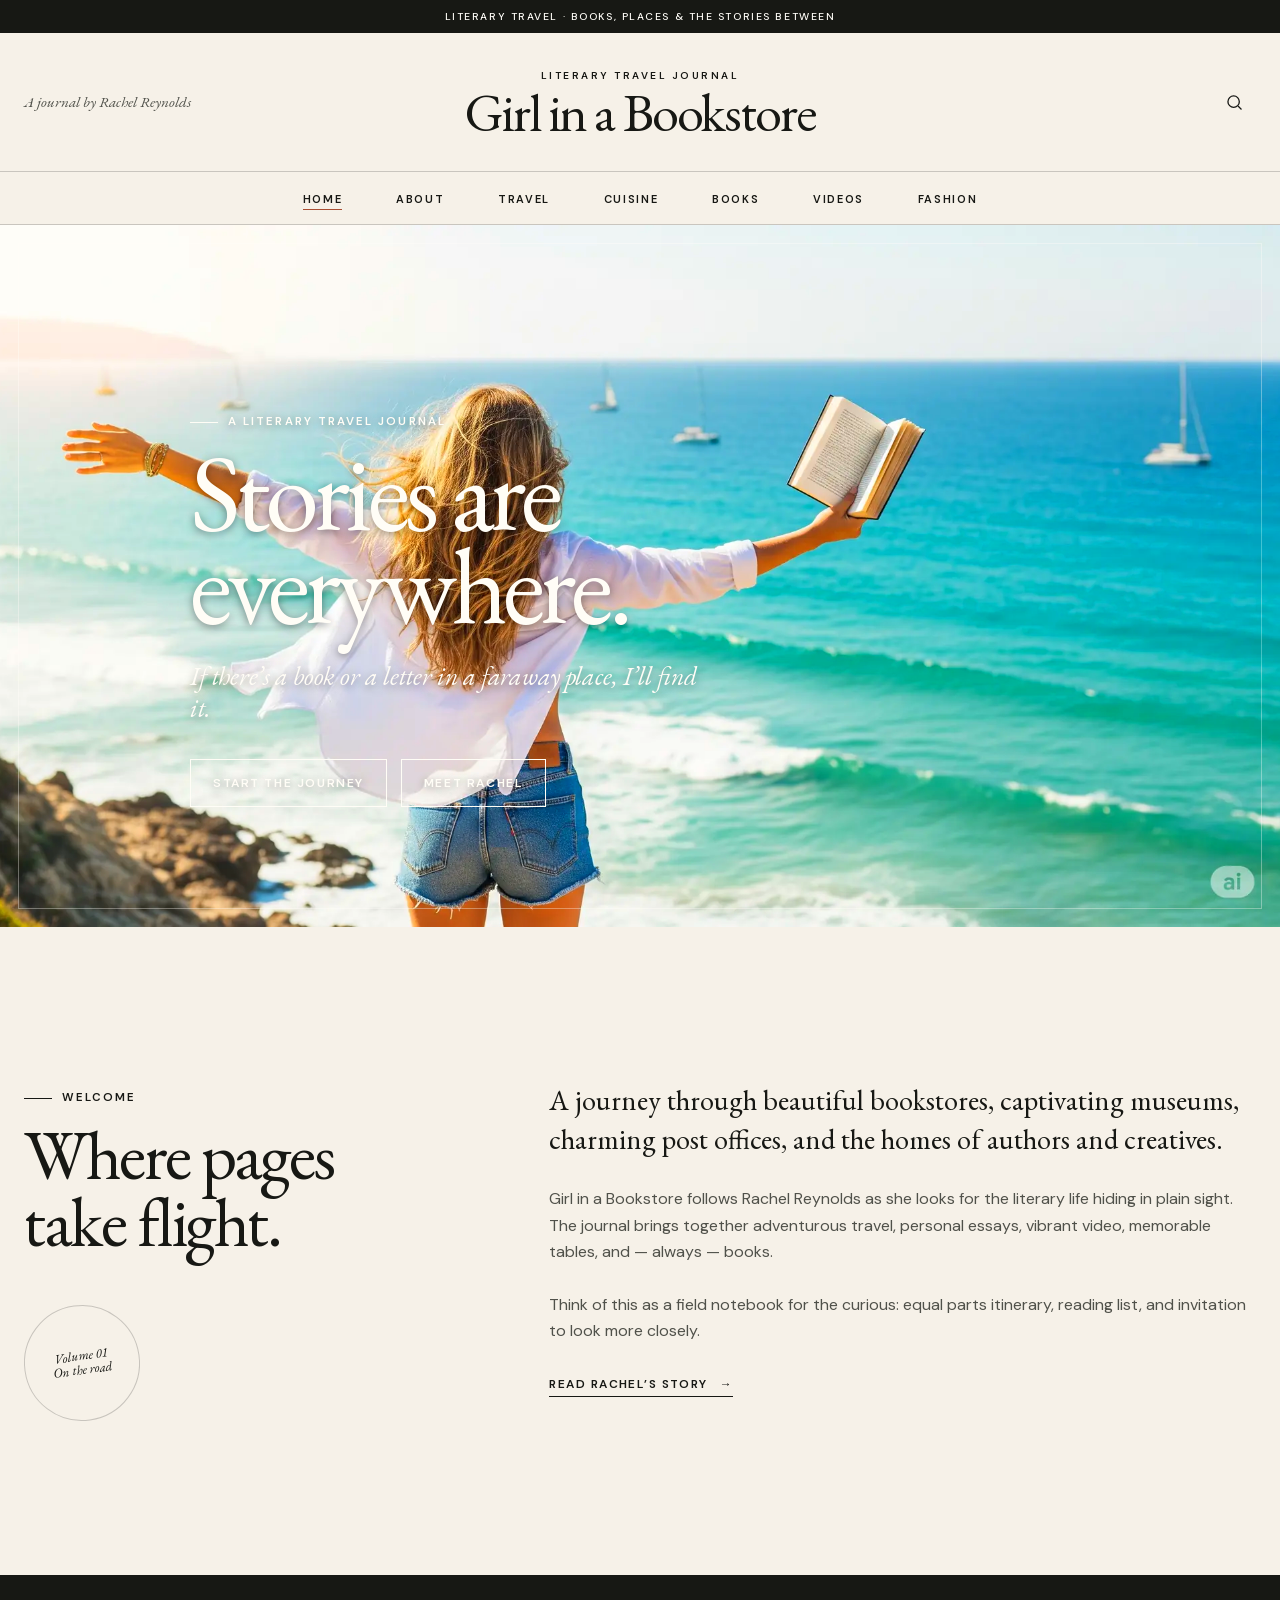
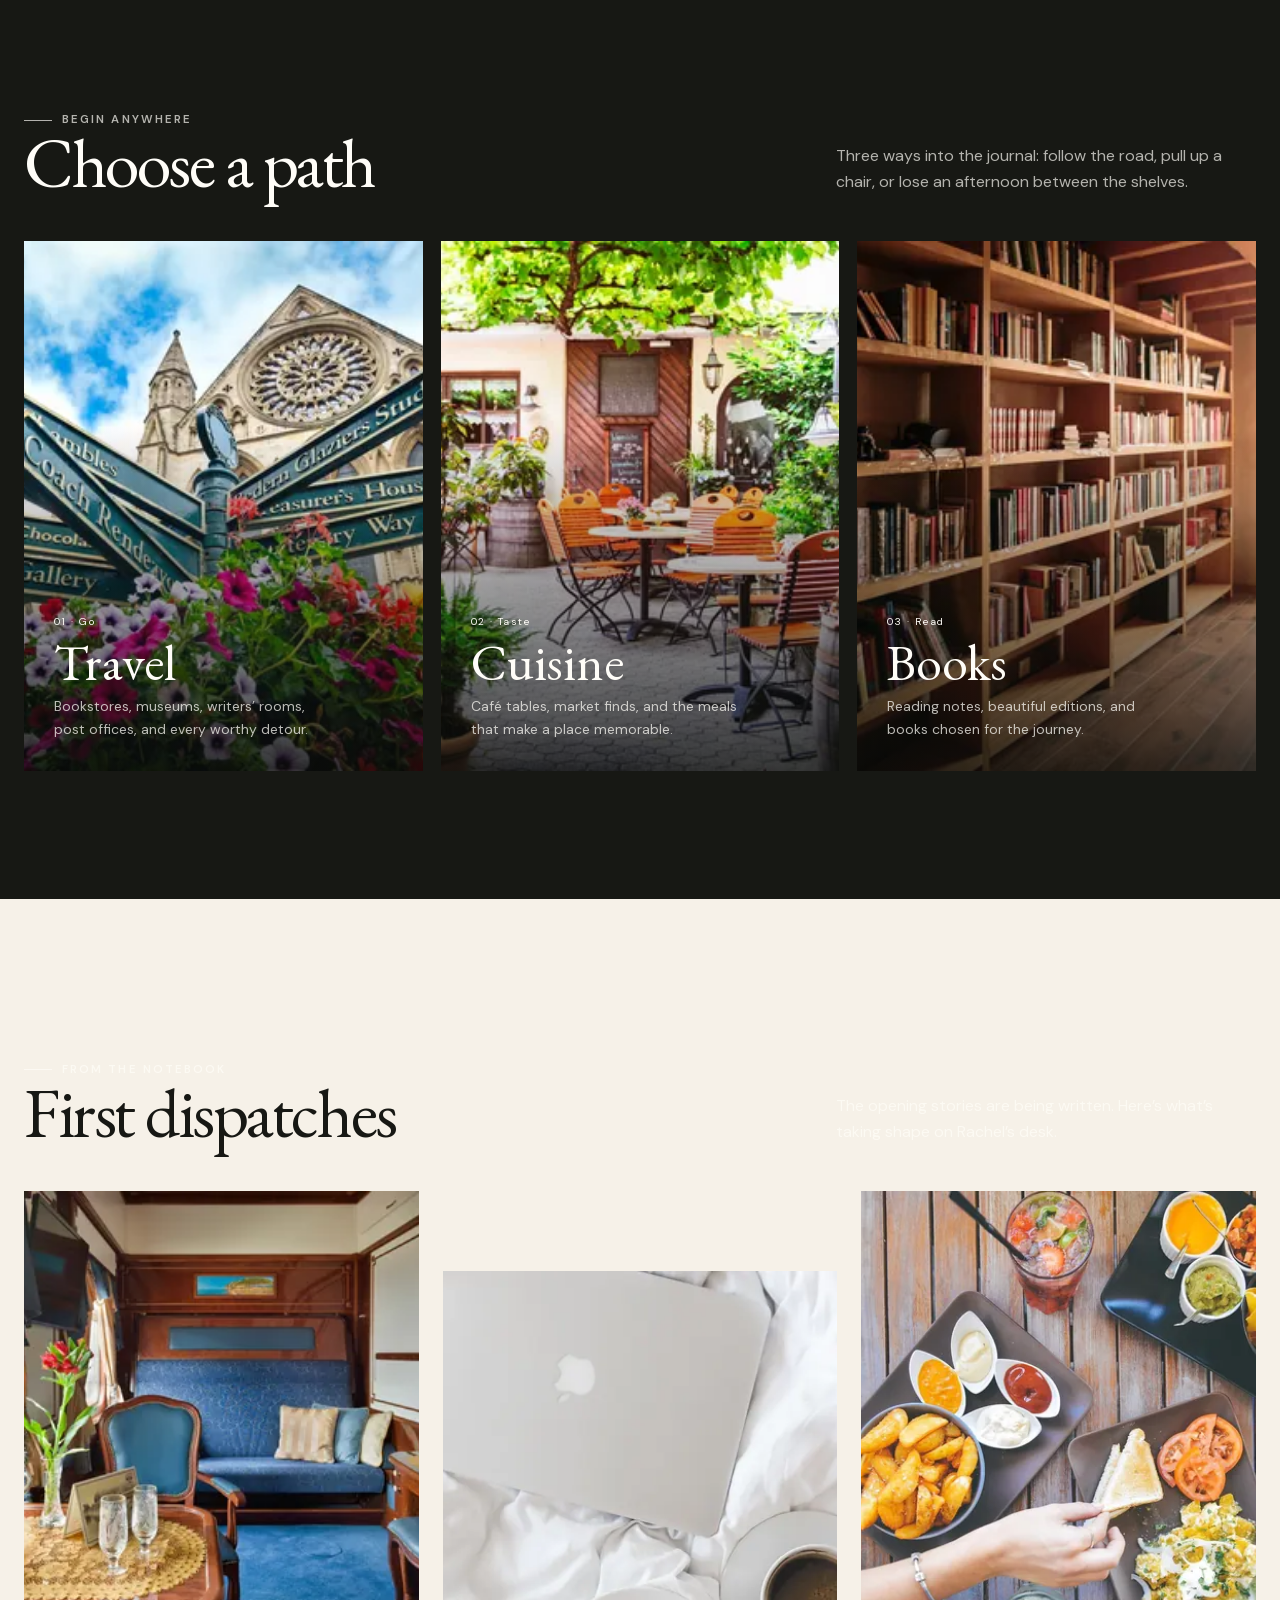
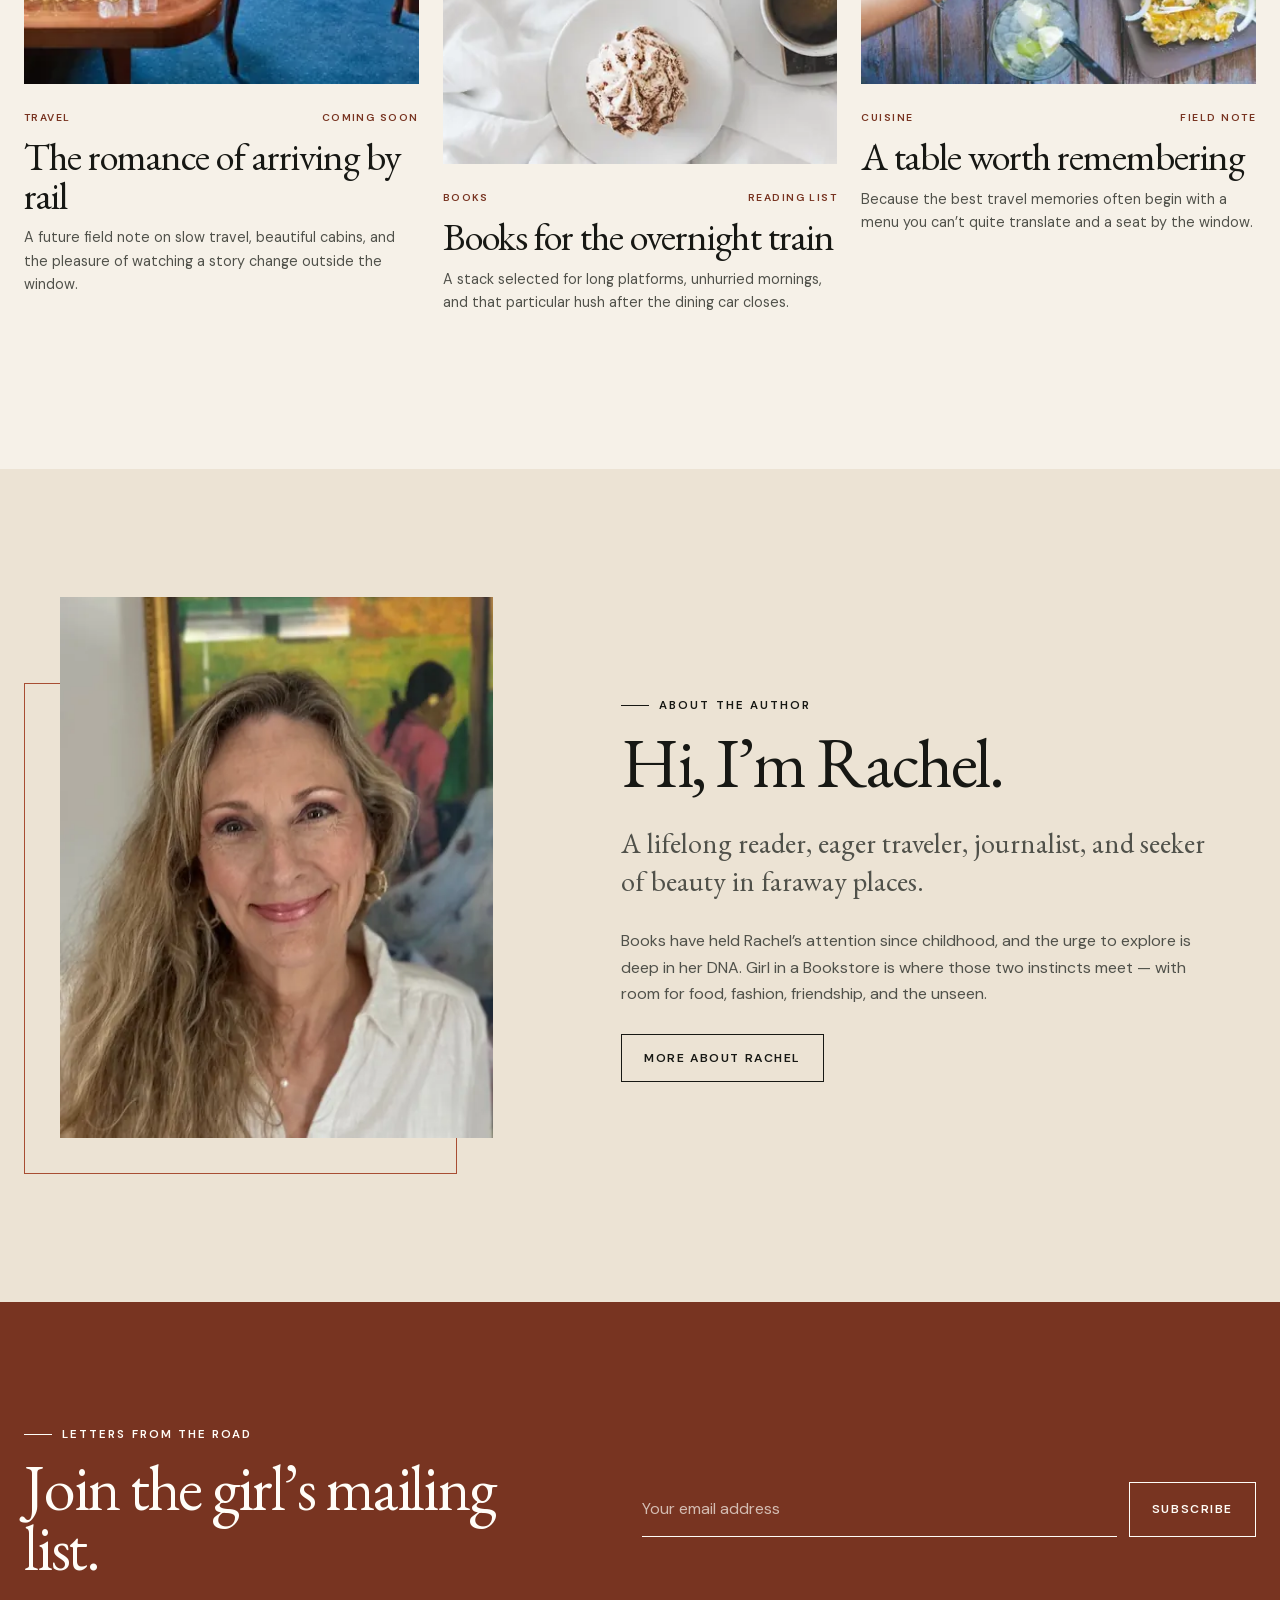
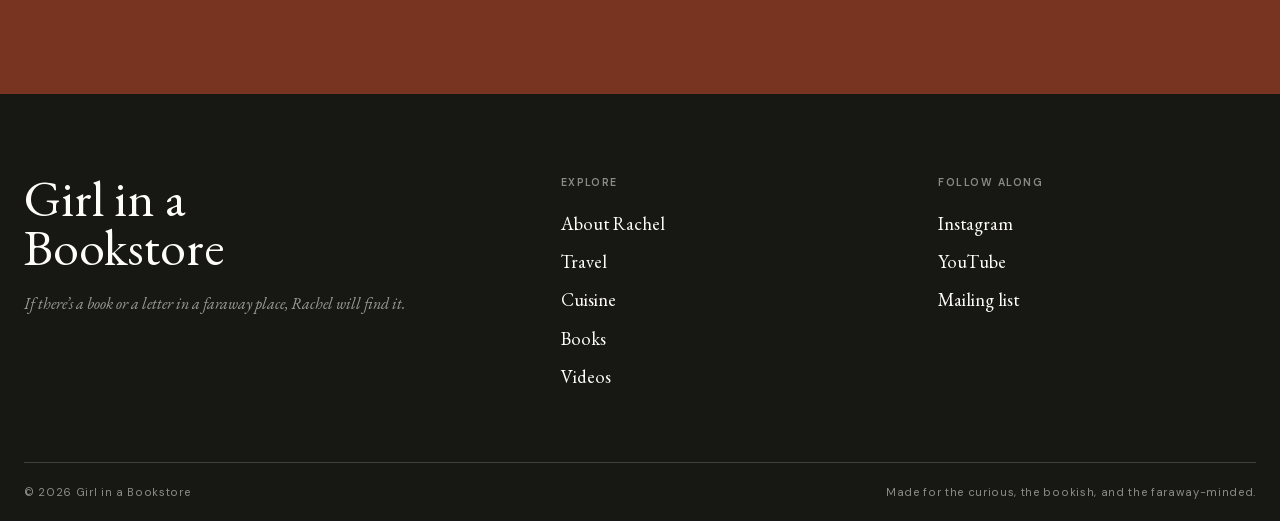
<file: public/index.html>
<!doctype html>
<html lang="en">
<head>
  <meta charset="utf-8">
  <meta name="viewport" content="width=device-width, initial-scale=1">
  <meta name="description" content="Girl in a Bookstore is Rachel Reynolds’ literary travel journal — exploring bookstores, writers’ homes, post offices, food, and beautiful places.">
  <meta name="theme-color" content="#171814">
  <title>Girl in a Bookstore — Literary Travel with Rachel Reynolds</title>
  <link rel="preload" as="image" href="assets/images/hero-home-960.webp" media="(max-width: 1199px)" fetchpriority="high">
  <link rel="preload" as="image" href="assets/images/hero-home-1920.webp" media="(min-width: 1200px)" fetchpriority="high">
  <link rel="stylesheet" href="styles.css?v=9">
  <script src="site.js?v=2" defer></script>
</head>
<body class="page-home">
  <site-header></site-header>

  <main id="main-content">
    <section class="hero-home" aria-labelledby="home-title">
      <div class="shell hero-home__content">
        <p class="eyebrow">A literary travel journal</p>
        <h1 class="display" id="home-title">Stories are<br>everywhere.</h1>
        <p class="hero-home__tagline">If there’s a book or a letter in a faraway place, I’ll find it.</p>
        <div class="hero-home__actions">
          <a class="button button--light" href="#start-here">Start the journey</a>
          <a class="button button--light" href="about.html">Meet Rachel</a>
        </div>
      </div>
    </section>

    <section class="intro-section" aria-labelledby="welcome-title">
      <div class="shell intro-grid">
        <div class="intro-aside reveal">
          <p class="eyebrow">Welcome</p>
          <h2 class="section-title" id="welcome-title">Where pages<br>take flight.</h2>
          <div class="issue-mark">Volume 01<br>On the road</div>
        </div>
        <div class="intro-copy reveal">
          <p class="lede">A journey through beautiful bookstores, captivating museums, charming post offices, and the homes of authors and creatives.</p>
          <p>Girl in a Bookstore follows Rachel Reynolds as she looks for the literary life hiding in plain sight. The journal brings together adventurous travel, personal essays, vibrant video, memorable tables, and — always — books.</p>
          <p>Think of this as a field notebook for the curious: equal parts itinerary, reading list, and invitation to look more closely.</p>
          <a class="text-link" href="about.html">Read Rachel’s story <span aria-hidden="true">→</span></a>
        </div>
      </div>
    </section>

    <section class="category-section" id="start-here" aria-labelledby="start-title">
      <div class="shell">
        <div class="section-head reveal">
          <div>
            <p class="eyebrow">Begin anywhere</p>
            <h2 class="section-title" id="start-title">Choose a path</h2>
          </div>
          <p>Three ways into the journal: follow the road, pull up a chair, or lose an afternoon between the shelves.</p>
        </div>
        <div class="category-grid">
          <a class="category-card reveal" href="travel.html">
            <img src="assets/images/travel-960.webp" srcset="assets/images/travel-480.webp 480w, assets/images/travel-960.webp 960w" sizes="(max-width: 720px) calc(100vw - 34px), (max-width: 1240px) 33vw, 400px" width="4500" height="3000" alt="Colorful direction signs pointing toward destinations" loading="lazy" decoding="async">
            <div class="category-card__content">
              <span class="category-card__number">01 · Go</span>
              <h3>Travel</h3>
              <p>Bookstores, museums, writers’ rooms, post offices, and every worthy detour.</p>
            </div>
          </a>
          <a class="category-card reveal" href="cuisine.html">
            <img src="assets/images/cuisine-960.webp" srcset="assets/images/cuisine-480.webp 480w, assets/images/cuisine-960.webp 960w" sizes="(max-width: 720px) calc(100vw - 34px), (max-width: 1240px) 33vw, 400px" width="4256" height="2832" alt="A sunlit outdoor café in Europe" loading="lazy" decoding="async">
            <div class="category-card__content">
              <span class="category-card__number">02 · Taste</span>
              <h3>Cuisine</h3>
              <p>Café tables, market finds, and the meals that make a place memorable.</p>
            </div>
          </a>
          <a class="category-card reveal" href="books.html">
            <img src="assets/images/books-960.webp" srcset="assets/images/books-480.webp 480w, assets/images/books-960.webp 960w" sizes="(max-width: 720px) calc(100vw - 34px), (max-width: 1240px) 33vw, 400px" width="6016" height="4016" alt="Floor-to-ceiling wooden bookshelves" loading="lazy" decoding="async">
            <div class="category-card__content">
              <span class="category-card__number">03 · Read</span>
              <h3>Books</h3>
              <p>Reading notes, beautiful editions, and books chosen for the journey.</p>
            </div>
          </a>
        </div>
      </div>
    </section>

    <section class="journal-section" aria-labelledby="journal-title">
      <div class="shell">
        <div class="section-head reveal">
          <div>
            <p class="eyebrow">From the notebook</p>
            <h2 class="section-title" id="journal-title">First dispatches</h2>
          </div>
          <p>The opening stories are being written. Here’s what’s taking shape on Rachel’s desk.</p>
        </div>
        <div class="journal-grid">
          <article class="story-card reveal">
            <a href="travel.html" class="story-card__image">
              <img src="assets/images/train-960.webp" srcset="assets/images/train-480.webp 480w, assets/images/train-960.webp 960w" sizes="(max-width: 720px) calc(100vw - 34px), (max-width: 980px) 50vw, 400px" width="4598" height="3333" alt="Elegant cabin aboard a classic train" loading="lazy" decoding="async">
            </a>
            <div class="story-card__meta"><span>Travel</span><span>Coming soon</span></div>
            <h3><a href="travel.html">The romance of arriving by rail</a></h3>
            <p>A future field note on slow travel, beautiful cabins, and the pleasure of watching a story change outside the window.</p>
          </article>
          <article class="story-card reveal">
            <a href="books.html" class="story-card__image">
              <img src="assets/images/reading-960.webp" srcset="assets/images/reading-480.webp 480w, assets/images/reading-960.webp 960w" sizes="(max-width: 720px) calc(100vw - 34px), (max-width: 980px) 50vw, 400px" width="1080" height="1077" alt="A quiet reading moment while traveling" loading="lazy" decoding="async">
            </a>
            <div class="story-card__meta"><span>Books</span><span>Reading list</span></div>
            <h3><a href="books.html">Books for the overnight train</a></h3>
            <p>A stack selected for long platforms, unhurried mornings, and that particular hush after the dining car closes.</p>
          </article>
          <article class="story-card reveal">
            <a href="cuisine.html" class="story-card__image">
              <img src="assets/images/market-960.webp" srcset="assets/images/market-480.webp 480w, assets/images/market-960.webp 960w" sizes="(max-width: 720px) calc(100vw - 34px), (max-width: 980px) 50vw, 400px" width="1080" height="1077" alt="A colorful market scene on a journey" loading="lazy" decoding="async">
            </a>
            <div class="story-card__meta"><span>Cuisine</span><span>Field note</span></div>
            <h3><a href="cuisine.html">A table worth remembering</a></h3>
            <p>Because the best travel memories often begin with a menu you can’t quite translate and a seat by the window.</p>
          </article>
        </div>
      </div>
    </section>

    <section class="author-section" aria-labelledby="author-title">
      <div class="shell author-grid">
        <div class="author-portrait-wrap reveal">
          <img class="author-portrait" src="assets/images/portrait-480.webp" srcset="assets/images/portrait-320.webp 320w, assets/images/portrait-480.webp 480w" sizes="(max-width: 720px) 70vw, 42vw" width="480" height="640" alt="Portrait of Rachel Reynolds" loading="lazy" decoding="async">
        </div>
        <div class="author-copy reveal">
          <p class="eyebrow">About the author</p>
          <h2 class="section-title" id="author-title">Hi, I’m Rachel.</h2>
          <p class="lede">A lifelong reader, eager traveler, journalist, and seeker of beauty in faraway places.</p>
          <p>Books have held Rachel’s attention since childhood, and the urge to explore is deep in her DNA. Girl in a Bookstore is where those two instincts meet — with room for food, fashion, friendship, and the unseen.</p>
          <a class="button" href="about.html">More about Rachel</a>
        </div>
      </div>
    </section>

    <section class="newsletter" id="newsletter" aria-labelledby="newsletter-title">
      <div class="shell newsletter-grid">
        <div class="reveal">
          <p class="eyebrow">Letters from the road</p>
          <h2 class="section-title" id="newsletter-title">Join the girl’s mailing list.</h2>
        </div>
        <form class="newsletter-form reveal" data-newsletter-form>
          <label class="visually-hidden" for="home-email">Email address</label>
          <input id="home-email" type="email" placeholder="Your email address" autocomplete="email" required>
          <button class="button button--light" type="submit">Subscribe</button>
          <p class="form-status" aria-live="polite"></p>
        </form>
      </div>
    </section>
  </main>

  <site-footer></site-footer>
</body>
</html>
</file>
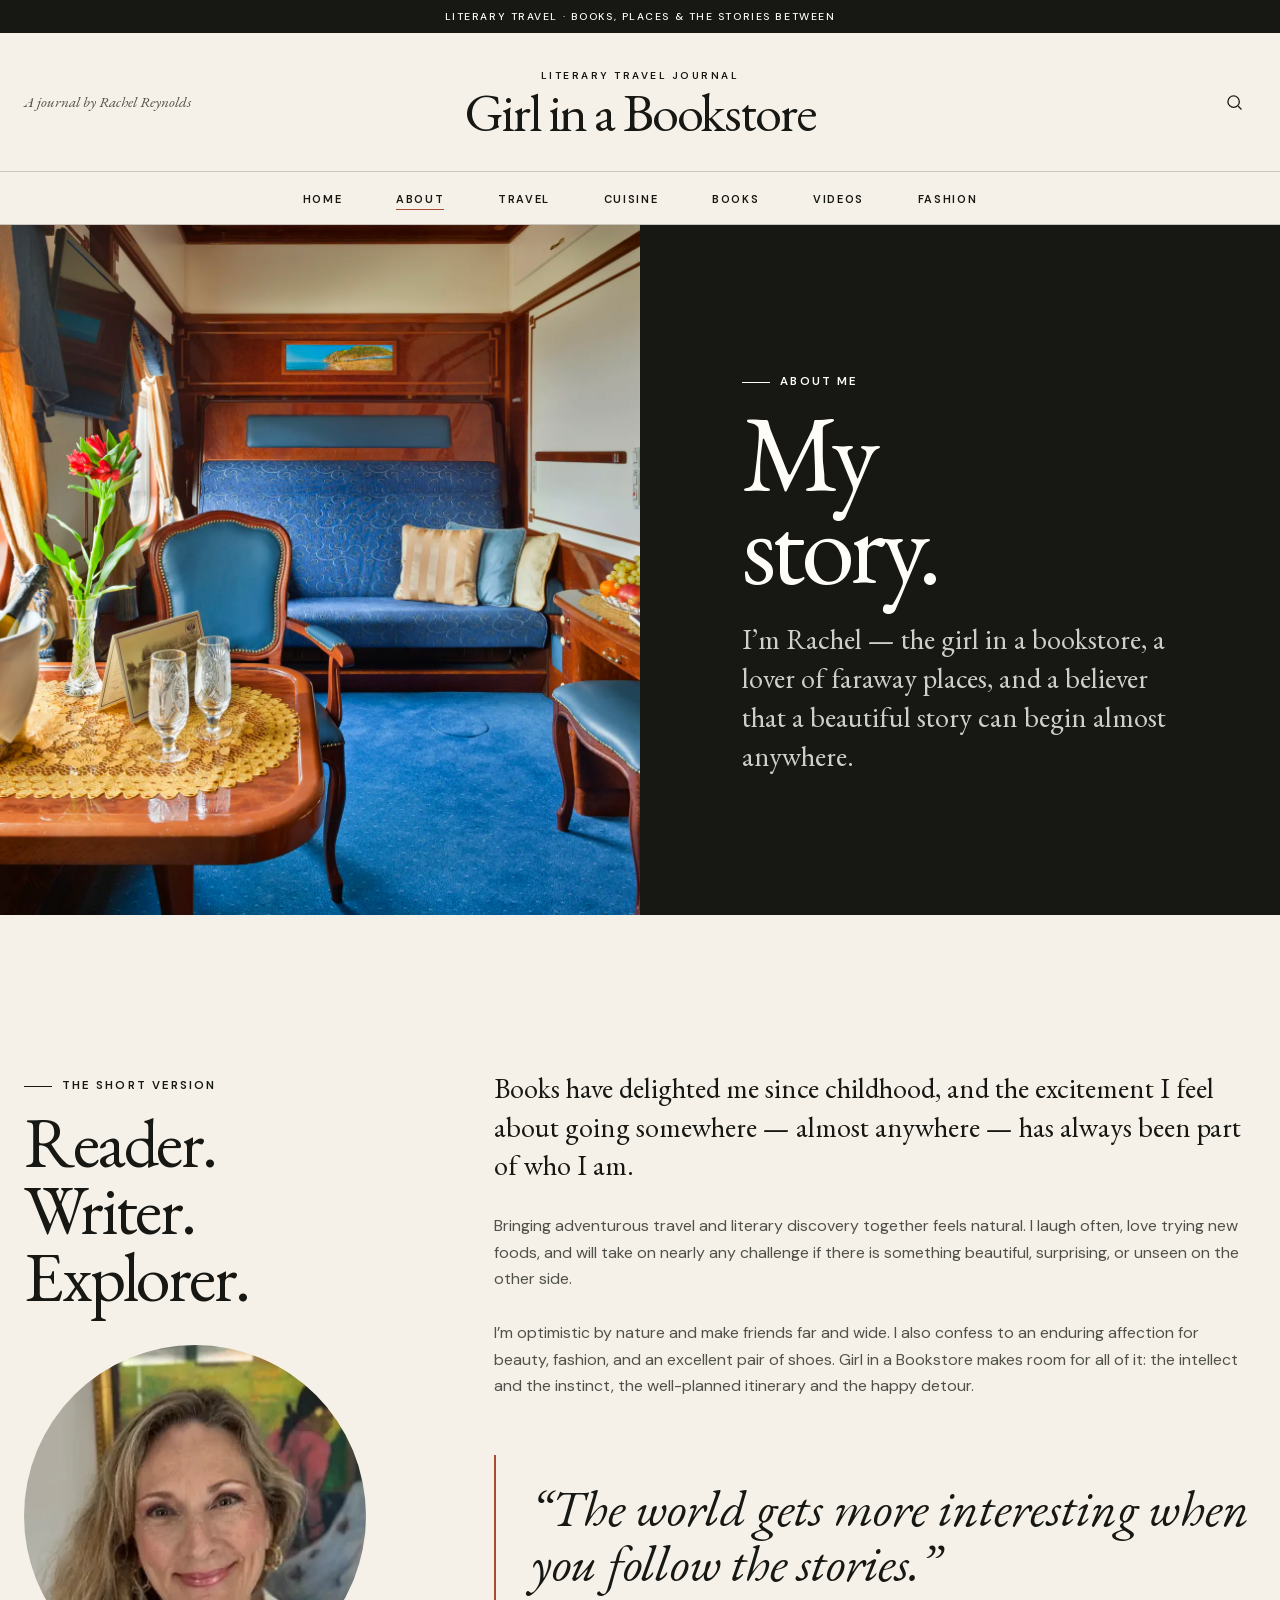
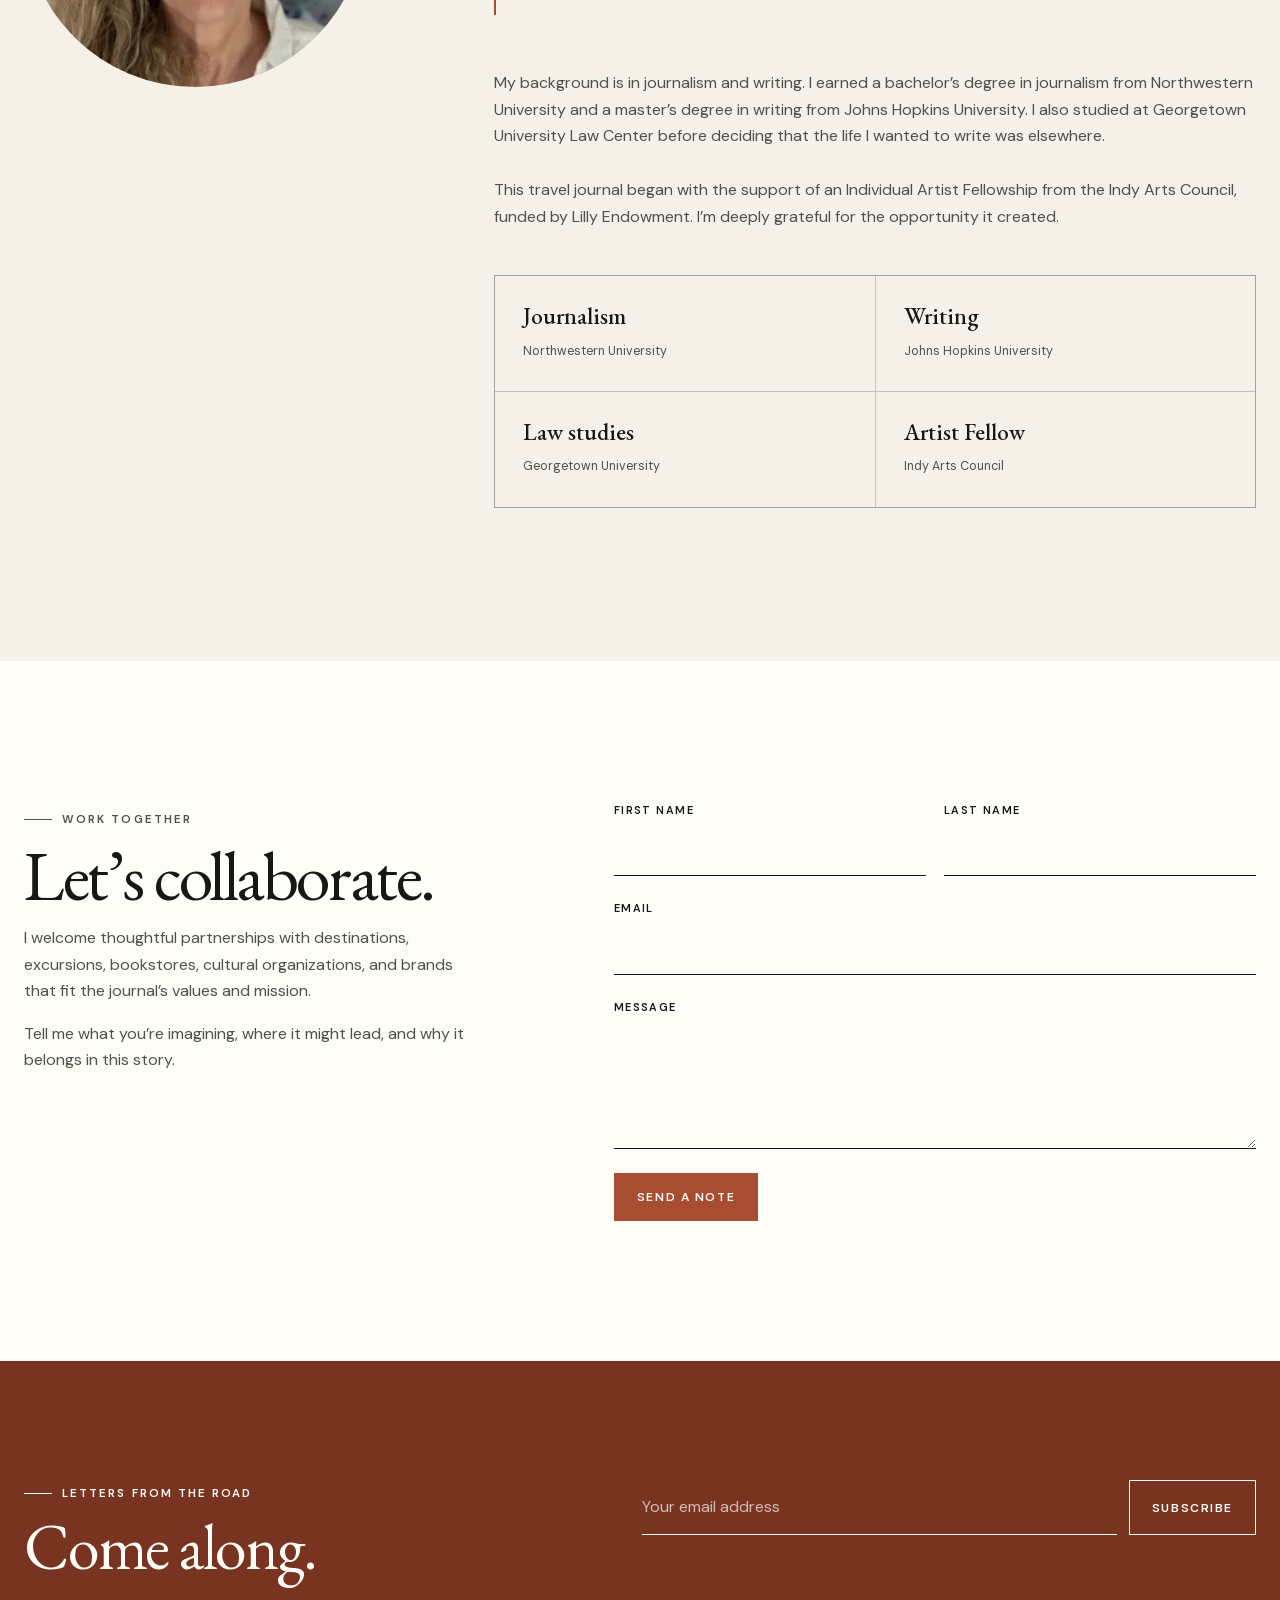
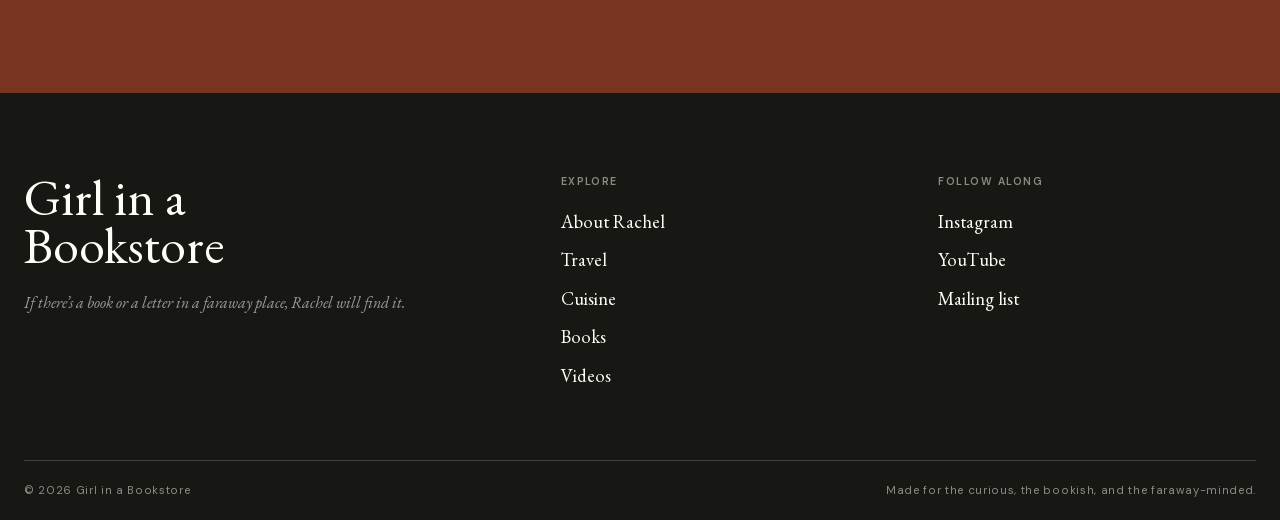
<file: public/about.html>
<!doctype html>
<html lang="en">
<head>
  <meta charset="utf-8">
  <meta name="viewport" content="width=device-width, initial-scale=1">
  <meta name="description" content="Meet Rachel Reynolds, the writer and traveler behind Girl in a Bookstore.">
  <meta name="theme-color" content="#171814">
  <title>About Rachel — Girl in a Bookstore</title>
  <link rel="preload" as="image" href="assets/images/train-960.webp" media="(max-width: 1199px)" fetchpriority="high">
  <link rel="preload" as="image" href="assets/images/train-1920.webp" media="(min-width: 1200px)" fetchpriority="high">
  <link rel="stylesheet" href="styles.css?v=9">
  <script src="site.js?v=2" defer></script>
</head>
<body>
  <site-header></site-header>

  <main id="main-content">
    <section class="about-hero" aria-labelledby="about-title">
      <div class="about-hero__image" role="img" aria-label="A richly appointed cabin on a classic train"></div>
      <div class="about-hero__copy">
        <div>
          <p class="eyebrow">About me</p>
          <h1 class="display" id="about-title">My<br>story.</h1>
          <p class="lede">I’m Rachel — the girl in a bookstore, a lover of faraway places, and a believer that a beautiful story can begin almost anywhere.</p>
        </div>
      </div>
    </section>

    <section class="story-section" aria-labelledby="story-title">
      <div class="shell story-layout">
        <aside class="story-sidebar reveal">
          <p class="eyebrow">The short version</p>
          <h2 class="section-title" id="story-title">Reader.<br>Writer.<br>Explorer.</h2>
          <img src="assets/images/portrait-480.webp" srcset="assets/images/portrait-320.webp 320w, assets/images/portrait-480.webp 480w" sizes="(max-width: 720px) 320px, 220px" width="480" height="640" alt="Rachel Reynolds smiling" loading="lazy" decoding="async">
        </aside>
        <div class="story-body reveal">
          <p class="lede">Books have delighted me since childhood, and the excitement I feel about going somewhere — almost anywhere — has always been part of who I am.</p>
          <p>Bringing adventurous travel and literary discovery together feels natural. I laugh often, love trying new foods, and will take on nearly any challenge if there is something beautiful, surprising, or unseen on the other side.</p>
          <p>I’m optimistic by nature and make friends far and wide. I also confess to an enduring affection for beauty, fashion, and an excellent pair of shoes. Girl in a Bookstore makes room for all of it: the intellect and the instinct, the well-planned itinerary and the happy detour.</p>

          <blockquote class="pullquote">“The world gets more interesting when you follow the stories.”</blockquote>

          <p>My background is in journalism and writing. I earned a bachelor’s degree in journalism from Northwestern University and a master’s degree in writing from Johns Hopkins University. I also studied at Georgetown University Law Center before deciding that the life I wanted to write was elsewhere.</p>
          <p>This travel journal began with the support of an Individual Artist Fellowship from the Indy Arts Council, funded by Lilly Endowment. I’m deeply grateful for the opportunity it created.</p>

          <div class="credentials" aria-label="Rachel’s background">
            <div class="credential">
              <strong>Journalism</strong>
              <span>Northwestern University</span>
            </div>
            <div class="credential">
              <strong>Writing</strong>
              <span>Johns Hopkins University</span>
            </div>
            <div class="credential">
              <strong>Law studies</strong>
              <span>Georgetown University</span>
            </div>
            <div class="credential">
              <strong>Artist Fellow</strong>
              <span>Indy Arts Council</span>
            </div>
          </div>
        </div>
      </div>
    </section>

    <section class="collaborate" aria-labelledby="collaborate-title">
      <div class="shell collaborate-grid">
        <div class="collaborate-copy reveal">
          <p class="eyebrow">Work together</p>
          <h2 class="section-title" id="collaborate-title">Let’s collaborate.</h2>
          <p>I welcome thoughtful partnerships with destinations, excursions, bookstores, cultural organizations, and brands that fit the journal’s values and mission.</p>
          <p>Tell me what you’re imagining, where it might lead, and why it belongs in this story.</p>
        </div>
        <form class="contact-form reveal" data-contact-form>
          <div class="field">
            <label for="first-name">First name</label>
            <input id="first-name" name="first-name" autocomplete="given-name" required>
          </div>
          <div class="field">
            <label for="last-name">Last name</label>
            <input id="last-name" name="last-name" autocomplete="family-name" required>
          </div>
          <div class="field field--wide">
            <label for="contact-email">Email</label>
            <input id="contact-email" name="email" type="email" autocomplete="email" required>
          </div>
          <div class="field field--wide">
            <label for="message">Message</label>
            <textarea id="message" name="message" required></textarea>
          </div>
          <div class="field--wide">
            <button class="button button--rust" type="submit">Send a note</button>
          </div>
        </form>
      </div>
    </section>

    <section class="newsletter" id="newsletter" aria-labelledby="newsletter-title">
      <div class="shell newsletter-grid">
        <div class="reveal">
          <p class="eyebrow">Letters from the road</p>
          <h2 class="section-title" id="newsletter-title">Come along.</h2>
        </div>
        <form class="newsletter-form reveal" data-newsletter-form>
          <label class="visually-hidden" for="about-email">Email address</label>
          <input id="about-email" type="email" placeholder="Your email address" autocomplete="email" required>
          <button class="button button--light" type="submit">Subscribe</button>
          <p class="form-status" aria-live="polite"></p>
        </form>
      </div>
    </section>
  </main>

  <site-footer></site-footer>
</body>
</html>
</file>
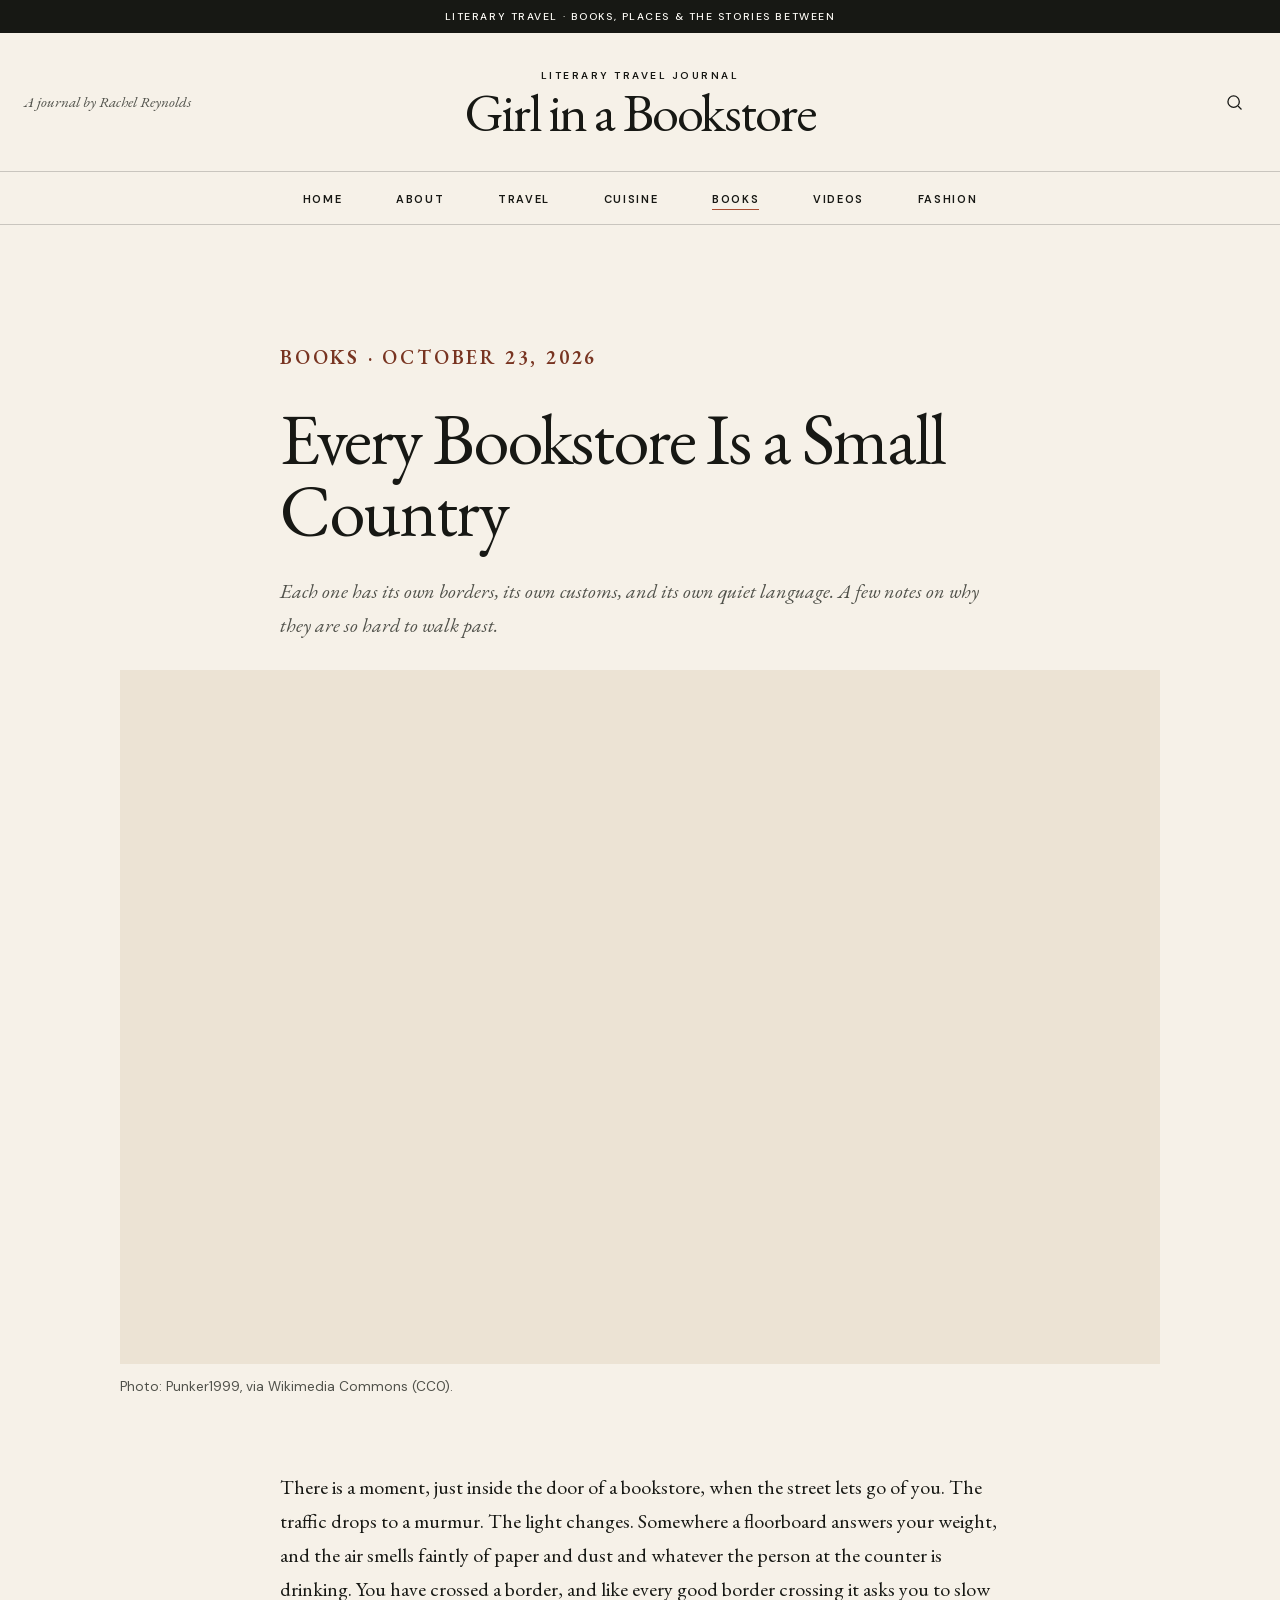
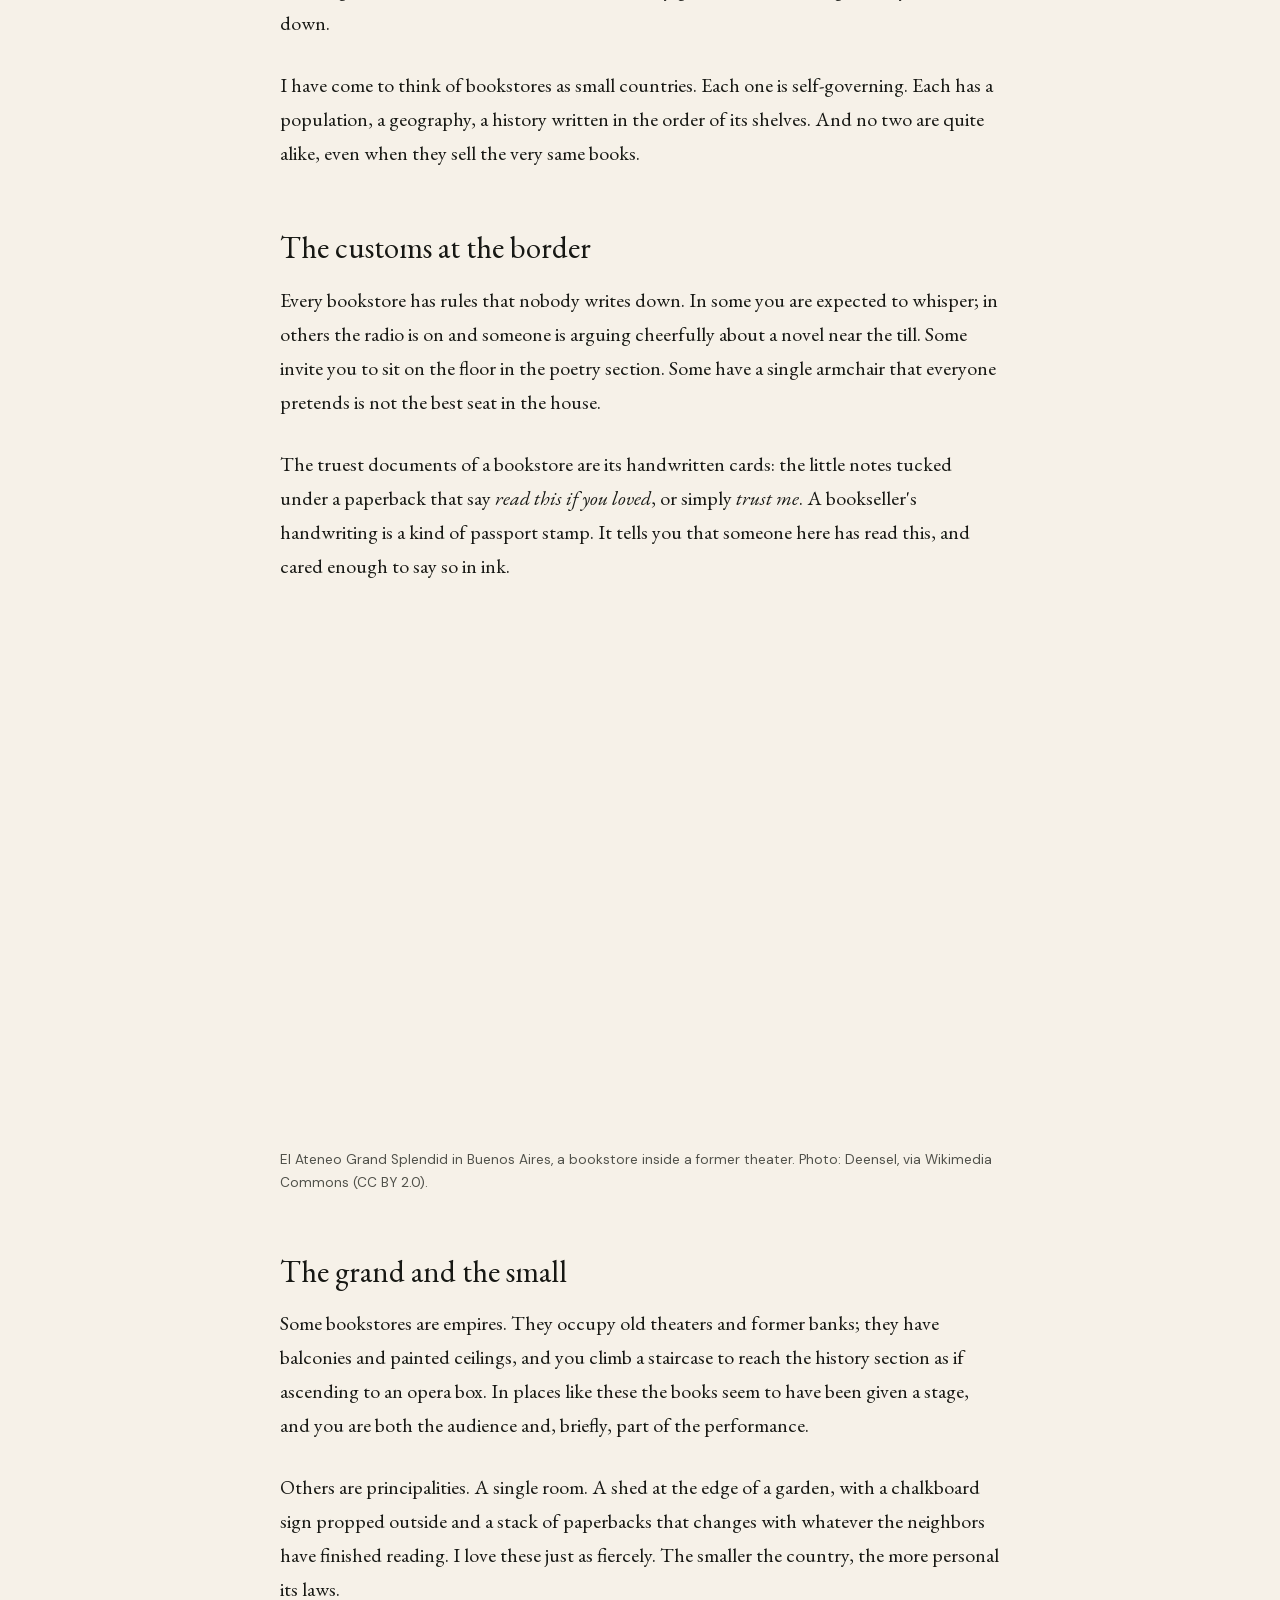
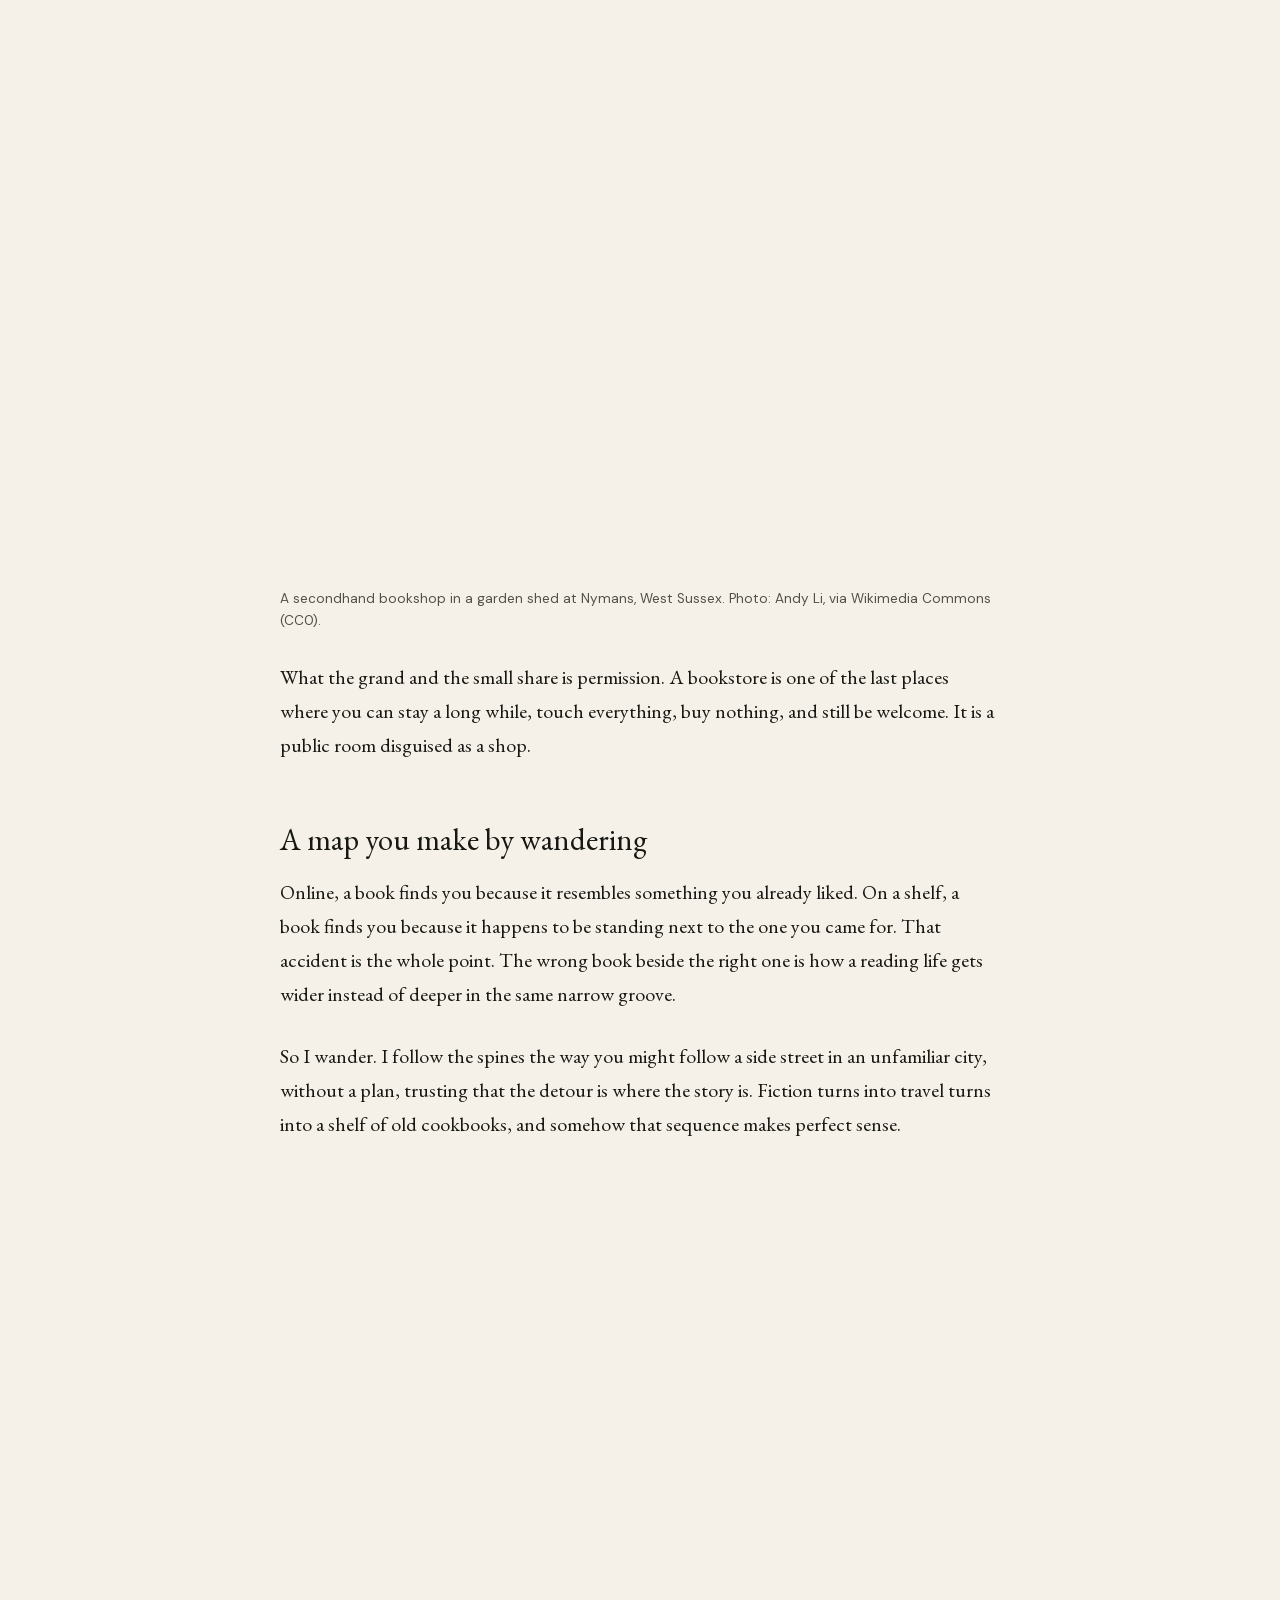
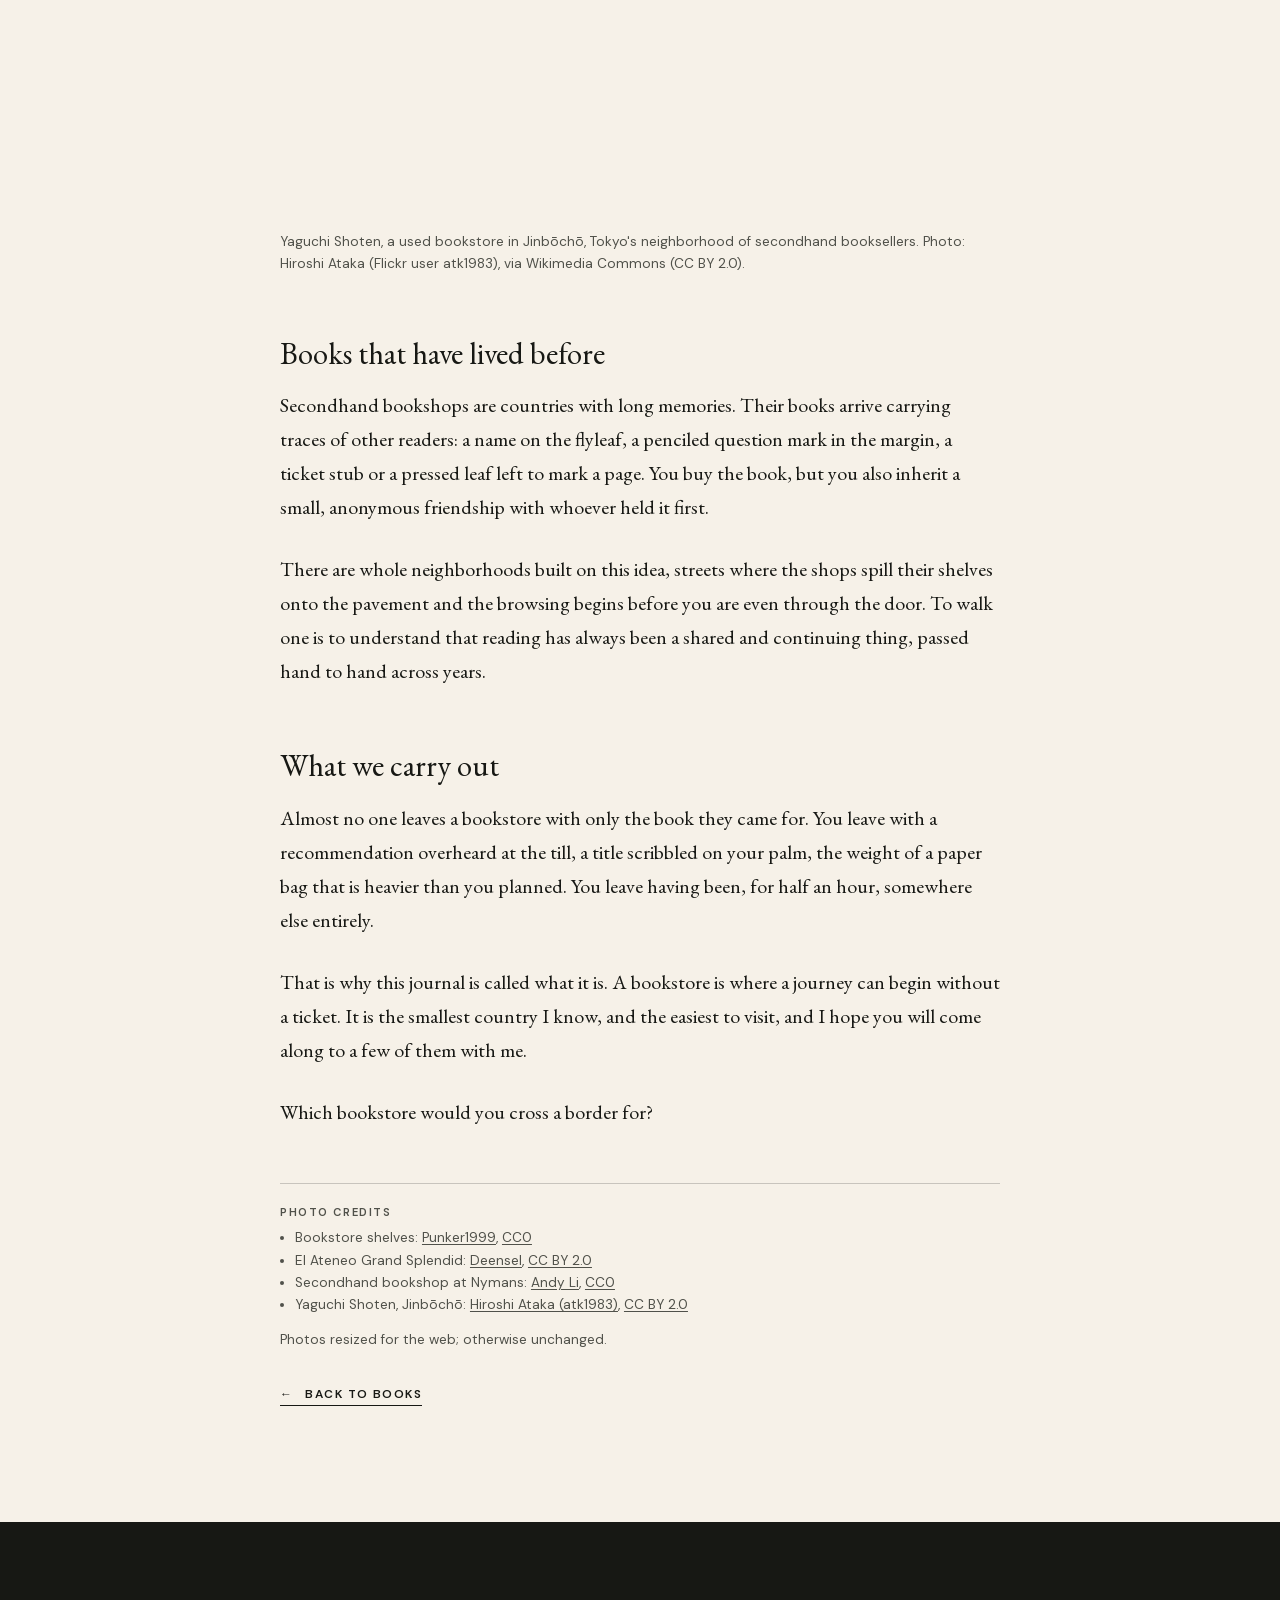
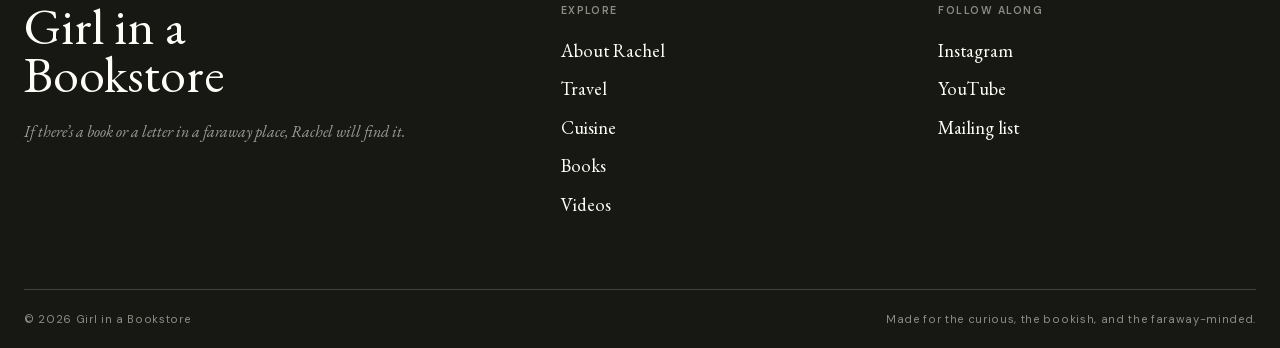
<file: public/books-every-bookstore-a-small-country.html>
<!doctype html>
<html lang="en">
<head>
  <meta charset="utf-8">
  <meta name="viewport" content="width=device-width, initial-scale=1">
  <meta name="description" content="Every bookstore has its own borders, customs and quiet language. An essay on why they are so hard to walk past.">
  <meta name="theme-color" content="#171814">
  <title>Every Bookstore Is a Small Country — Girl in a Bookstore</title>
  <link rel="preload" as="image" href="assets/images/bookstore-shelves-960.webp" imagesrcset="assets/images/bookstore-shelves-480.webp 480w, assets/images/bookstore-shelves-960.webp 960w, assets/images/bookstore-shelves-1440.webp 1440w" imagesizes="(max-width: 720px) calc(100vw - 34px), min(1040px, calc(100vw - 48px))" fetchpriority="high">
  <link rel="stylesheet" href="styles.css?v=9">
  <script src="site.js?v=2" defer></script>
</head>
<body>
  <site-header></site-header>
  <main id="main-content">
    <article class="post">
      <div class="shell post__inner">
        <p class="post__meta"><a href="books.html">Books</a> · <time datetime="2026-10-23">October 23, 2026</time></p>
        <h1 class="post-title-morph" style="view-transition-name: post-title-every-bookstore">Every Bookstore Is a Small Country</h1>
        <p class="post__lede">Each one has its own borders, its own customs, and its own quiet language. A few notes on why they are so hard to walk past.</p>
      </div>

      <figure class="shell post__hero">
        <div class="post__hero-image post-image-morph" style="view-transition-name: post-image-every-bookstore">
          <img src="assets/images/bookstore-shelves-960.webp" srcset="assets/images/bookstore-shelves-480.webp 480w, assets/images/bookstore-shelves-960.webp 960w, assets/images/bookstore-shelves-1440.webp 1440w" sizes="(max-width: 720px) calc(100vw - 34px), min(1040px, calc(100vw - 48px))" width="3000" height="4000" alt="Wooden bookstore shelves packed with paperbacks and hardcovers, spines facing out" decoding="async" fetchpriority="high">
        </div>
        <figcaption>Photo: Punker1999, via Wikimedia Commons (CC0).</figcaption>
      </figure>

      <div class="shell post__inner">
        <p>There is a moment, just inside the door of a bookstore, when the street lets go of you. The traffic drops to a murmur. The light changes. Somewhere a floorboard answers your weight, and the air smells faintly of paper and dust and whatever the person at the counter is drinking. You have crossed a border, and like every good border crossing it asks you to slow down.</p>

        <p>I have come to think of bookstores as small countries. Each one is self-governing. Each has a population, a geography, a history written in the order of its shelves. And no two are quite alike, even when they sell the very same books.</p>

        <h2>The customs at the border</h2>

        <p>Every bookstore has rules that nobody writes down. In some you are expected to whisper; in others the radio is on and someone is arguing cheerfully about a novel near the till. Some invite you to sit on the floor in the poetry section. Some have a single armchair that everyone pretends is not the best seat in the house.</p>

        <p>The truest documents of a bookstore are its handwritten cards: the little notes tucked under a paperback that say <em>read this if you loved</em>, or simply <em>trust me</em>. A bookseller's handwriting is a kind of passport stamp. It tells you that someone here has read this, and cared enough to say so in ink.</p>

        <figure>
          <img src="assets/images/el-ateneo-960.webp" srcset="assets/images/el-ateneo-480.webp 480w, assets/images/el-ateneo-960.webp 960w" sizes="(max-width: 720px) calc(100vw - 34px), 720px" width="5614" height="4090" alt="Interior of El Ateneo Grand Splendid: balconies, a painted ceiling and a red-curtained stage above rows of bookshelves" loading="lazy" decoding="async">
          <figcaption>El Ateneo Grand Splendid in Buenos Aires, a bookstore inside a former theater. Photo: Deensel, via Wikimedia Commons (CC BY 2.0).</figcaption>
        </figure>

        <h2>The grand and the small</h2>

        <p>Some bookstores are empires. They occupy old theaters and former banks; they have balconies and painted ceilings, and you climb a staircase to reach the history section as if ascending to an opera box. In places like these the books seem to have been given a stage, and you are both the audience and, briefly, part of the performance.</p>

        <p>Others are principalities. A single room. A shed at the edge of a garden, with a chalkboard sign propped outside and a stack of paperbacks that changes with whatever the neighbors have finished reading. I love these just as fiercely. The smaller the country, the more personal its laws.</p>

        <figure>
          <img src="assets/images/nymans-bookshop-960.webp" srcset="assets/images/nymans-bookshop-480.webp 480w, assets/images/nymans-bookshop-960.webp 960w" sizes="(max-width: 720px) calc(100vw - 34px), 720px" width="4032" height="3024" alt="A green wooden shed with a chalkboard sign reading Secondhand Bookshop, with daffodils growing beside it" loading="lazy" decoding="async">
          <figcaption>A secondhand bookshop in a garden shed at Nymans, West Sussex. Photo: Andy Li, via Wikimedia Commons (CC0).</figcaption>
        </figure>

        <p>What the grand and the small share is permission. A bookstore is one of the last places where you can stay a long while, touch everything, buy nothing, and still be welcome. It is a public room disguised as a shop.</p>

        <h2>A map you make by wandering</h2>

        <p>Online, a book finds you because it resembles something you already liked. On a shelf, a book finds you because it happens to be standing next to the one you came for. That accident is the whole point. The wrong book beside the right one is how a reading life gets wider instead of deeper in the same narrow groove.</p>

        <p>So I wander. I follow the spines the way you might follow a side street in an unfamiliar city, without a plan, trusting that the detour is where the story is. Fiction turns into travel turns into a shelf of old cookbooks, and somehow that sequence makes perfect sense.</p>

        <figure>
          <img src="assets/images/jinbocho-bookshop-960.webp" srcset="assets/images/jinbocho-bookshop-480.webp 480w, assets/images/jinbocho-bookshop-960.webp 960w" sizes="(max-width: 720px) calc(100vw - 34px), 720px" width="1024" height="923" alt="The open front of a secondhand bookshop, its shelves of old books facing the street beneath a sign in Japanese" loading="lazy" decoding="async">
          <figcaption>Yaguchi Shoten, a used bookstore in Jinbōchō, Tokyo's neighborhood of secondhand booksellers. Photo: Hiroshi Ataka (Flickr user atk1983), via Wikimedia Commons (CC BY 2.0).</figcaption>
        </figure>

        <h2>Books that have lived before</h2>

        <p>Secondhand bookshops are countries with long memories. Their books arrive carrying traces of other readers: a name on the flyleaf, a penciled question mark in the margin, a ticket stub or a pressed leaf left to mark a page. You buy the book, but you also inherit a small, anonymous friendship with whoever held it first.</p>

        <p>There are whole neighborhoods built on this idea, streets where the shops spill their shelves onto the pavement and the browsing begins before you are even through the door. To walk one is to understand that reading has always been a shared and continuing thing, passed hand to hand across years.</p>

        <h2>What we carry out</h2>

        <p>Almost no one leaves a bookstore with only the book they came for. You leave with a recommendation overheard at the till, a title scribbled on your palm, the weight of a paper bag that is heavier than you planned. You leave having been, for half an hour, somewhere else entirely.</p>

        <p>That is why this journal is called what it is. A bookstore is where a journey can begin without a ticket. It is the smallest country I know, and the easiest to visit, and I hope you will come along to a few of them with me.</p>

        <p>Which bookstore would you cross a border for?</p>

        <aside class="post__credits" aria-label="Photo credits">
          <h2>Photo credits</h2>
          <ul>
            <li>Bookstore shelves: <a href="https://commons.wikimedia.org/wiki/File:Bookstore_shelves.jpg">Punker1999</a>, <a href="https://creativecommons.org/publicdomain/zero/1.0/">CC0</a></li>
            <li>El Ateneo Grand Splendid: <a href="https://commons.wikimedia.org/wiki/File:El_Ateneo_Grand_Splendid,_Buenos_Aires_(38796014605).jpg">Deensel</a>, <a href="https://creativecommons.org/licenses/by/2.0/">CC BY 2.0</a></li>
            <li>Secondhand bookshop at Nymans: <a href="https://commons.wikimedia.org/wiki/File:Secondhand_bookshop_in_Nymans_Garden.jpg">Andy Li</a>, <a href="https://creativecommons.org/publicdomain/zero/1.0/">CC0</a></li>
            <li>Yaguchi Shoten, Jinbōchō: <a href="https://commons.wikimedia.org/wiki/File:Used_bookstore_in_Jinb%C5%8Dch%C5%8D_002.jpg">Hiroshi Ataka (atk1983)</a>, <a href="https://creativecommons.org/licenses/by/2.0/">CC BY 2.0</a></li>
          </ul>
          <p>Photos resized for the web; otherwise unchanged.</p>
        </aside>

        <a class="text-link post__back" href="books.html"><span aria-hidden="true">←</span> Back to Books</a>
      </div>
    </article>
  </main>
  <site-footer></site-footer>
</body>
</html>
</file>
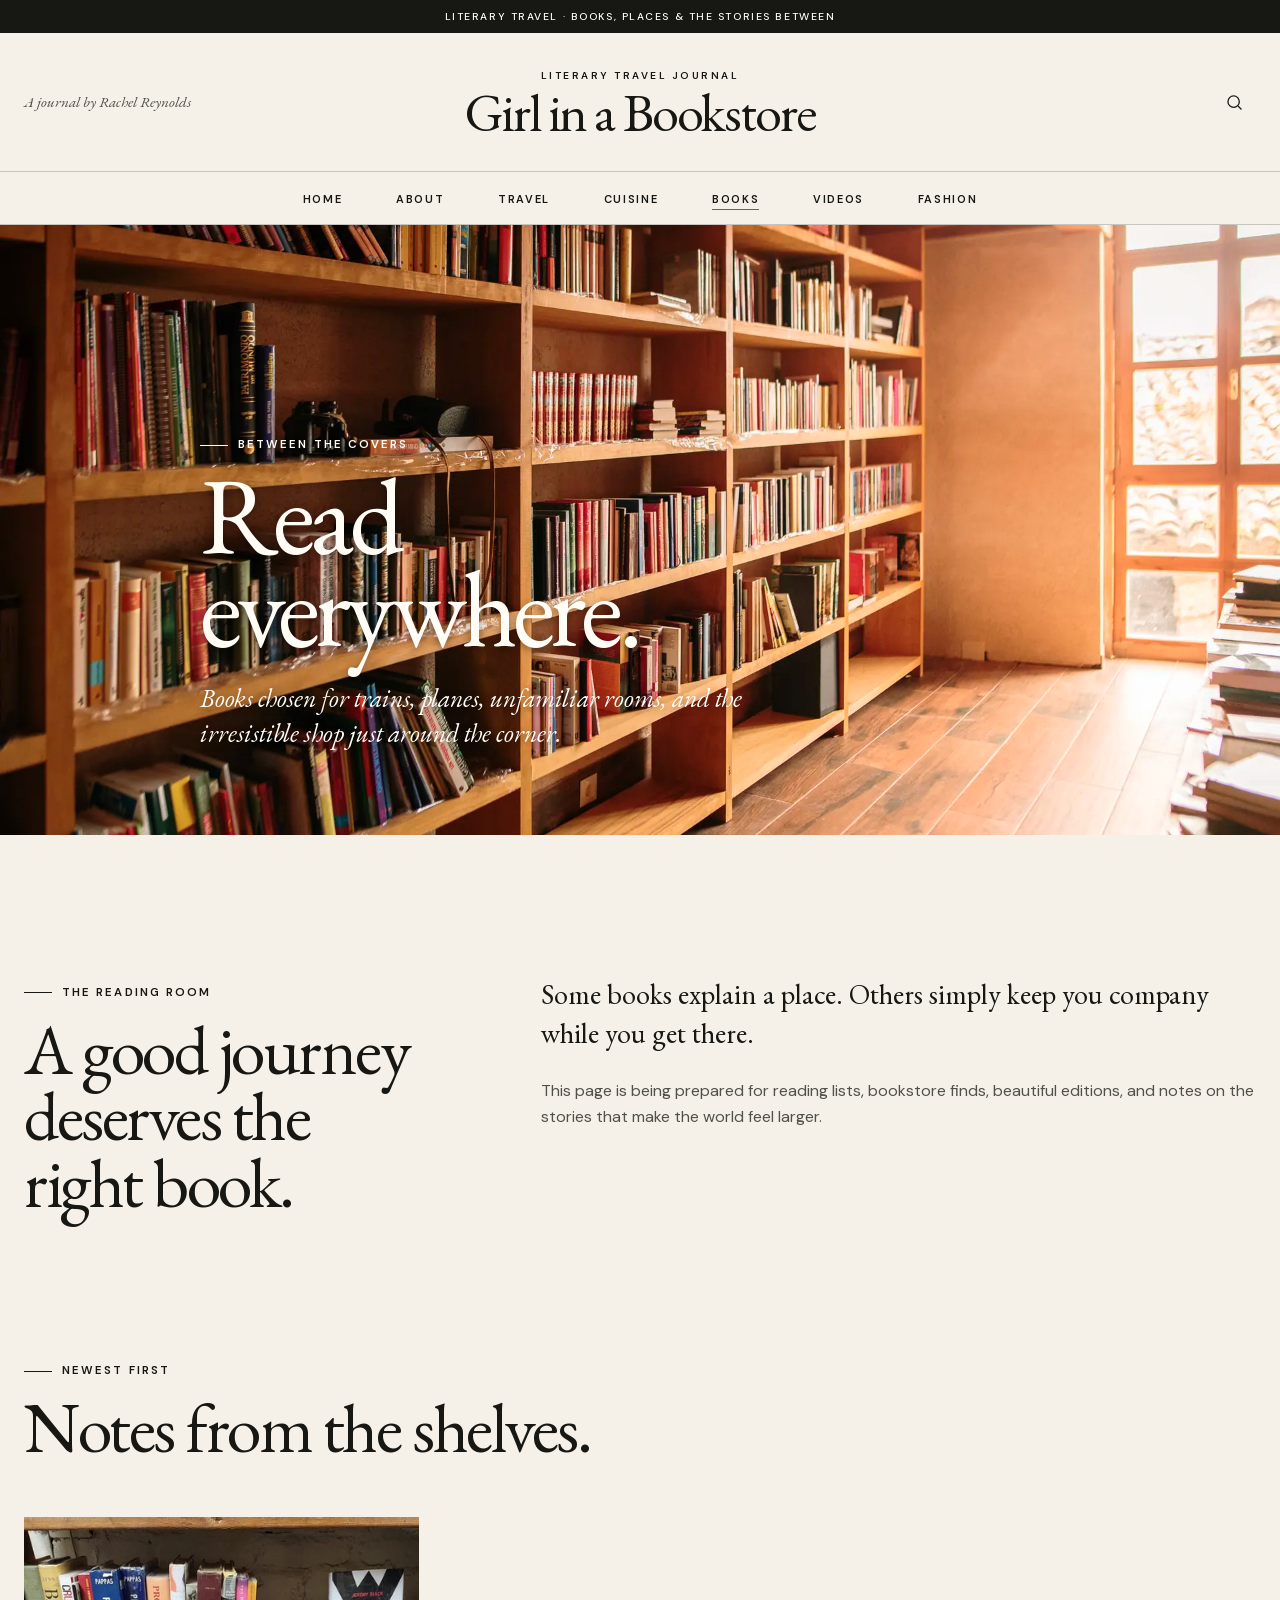
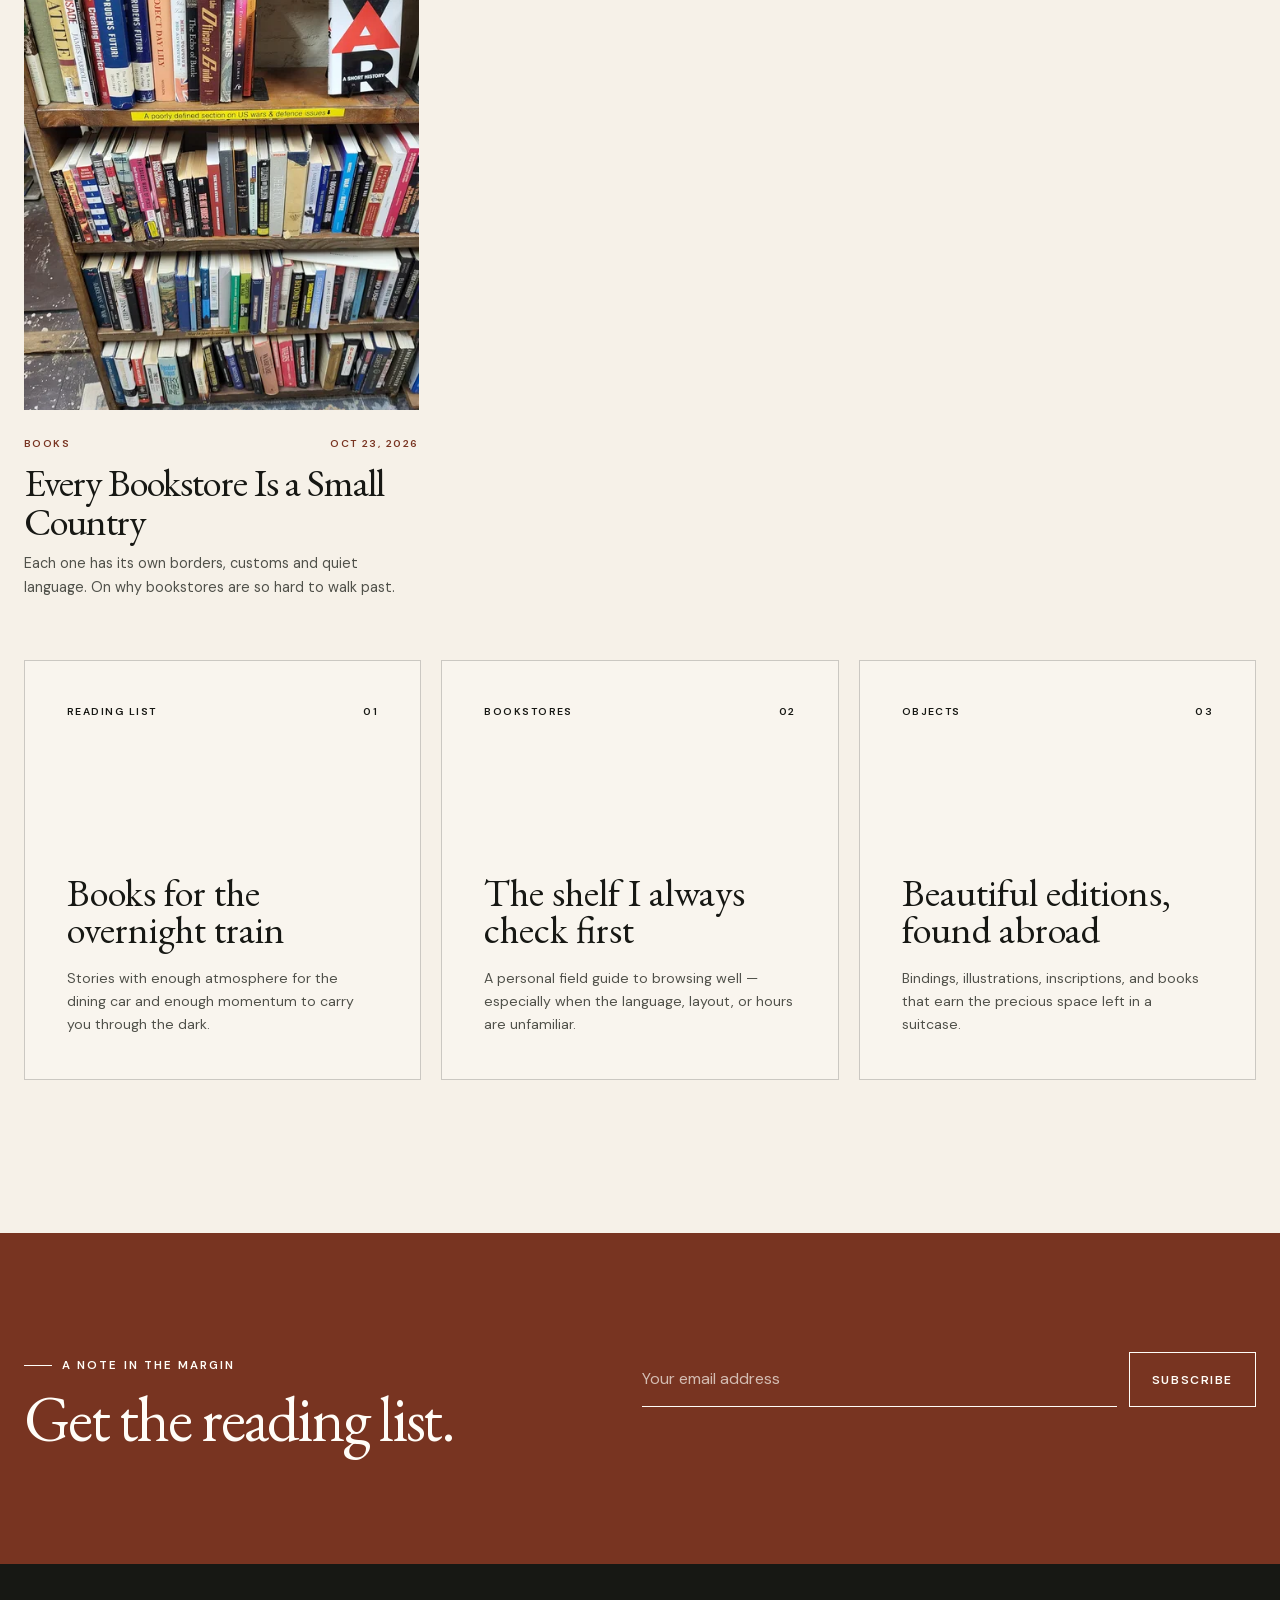
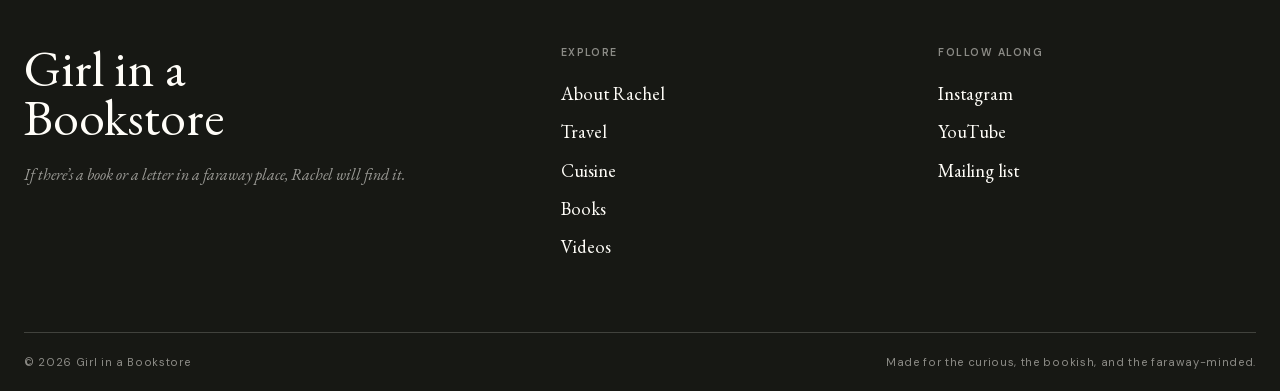
<file: public/books.html>
<!doctype html>
<html lang="en">
<head>
  <meta charset="utf-8">
  <meta name="viewport" content="width=device-width, initial-scale=1">
  <meta name="description" content="Reading lists, book notes, and beautiful editions from Girl in a Bookstore.">
  <meta name="theme-color" content="#171814">
  <title>Books — Girl in a Bookstore</title>
  <link rel="preload" as="image" href="assets/images/books-960.webp" media="(max-width: 1199px)" fetchpriority="high">
  <link rel="preload" as="image" href="assets/images/books-1920.webp" media="(min-width: 1200px)" fetchpriority="high">
  <link rel="stylesheet" href="styles.css?v=9">
  <script src="site.js?v=2" defer></script>
</head>
<body>
  <site-header></site-header>
  <main id="main-content">
    <section class="page-hero hero-books" aria-labelledby="page-title">
      <div class="shell page-hero__content">
        <p class="eyebrow">Between the covers</p>
        <h1 class="display" id="page-title">Read<br>everywhere.</h1>
        <p>Books chosen for trains, planes, unfamiliar rooms, and the irresistible shop just around the corner.</p>
      </div>
    </section>

    <section class="page-intro" aria-labelledby="books-intro-title">
      <div class="shell page-intro-grid">
        <div class="reveal">
          <p class="eyebrow">The reading room</p>
          <h2 class="section-title" id="books-intro-title">A good journey deserves the right book.</h2>
        </div>
        <div class="page-intro-copy reveal">
          <p class="lede">Some books explain a place. Others simply keep you company while you get there.</p>
          <p>This page is being prepared for reading lists, bookstore finds, beautiful editions, and notes on the stories that make the world feel larger.</p>
        </div>
      </div>
    </section>

    <section class="post-list-section" aria-labelledby="books-posts-title">
      <div class="shell">
        <div class="post-list-head reveal">
          <p class="eyebrow">Newest first</p>
          <h2 class="section-title" id="books-posts-title">Notes from the shelves.</h2>
        </div>
        <div class="journal-grid post-list">
          <!-- NEW POSTS GO HERE: newest first. Post files are named books-<short-name>.html (see the edit-website skill). This section stays hidden until it has a card. -->
        <article class="story-card reveal">
          <a href="books-every-bookstore-a-small-country.html" class="story-card__image post-image-morph" style="view-transition-name: post-image-every-bookstore">
            <img src="assets/images/bookstore-shelves-960.webp" srcset="assets/images/bookstore-shelves-480.webp 480w, assets/images/bookstore-shelves-960.webp 960w" sizes="(max-width: 720px) calc(100vw - 34px), (max-width: 980px) 50vw, 400px" width="3000" height="4000" alt="Wooden bookstore shelves packed with paperbacks and hardcovers, spines facing out" loading="lazy" decoding="async">
          </a>
          <div class="story-card__meta"><span>Books</span><time datetime="2026-10-23">Oct 23, 2026</time></div>
          <h3 class="post-title-morph" style="view-transition-name: post-title-every-bookstore"><a href="books-every-bookstore-a-small-country.html">Every Bookstore Is a Small Country</a></h3>
          <p>Each one has its own borders, customs and quiet language. On why bookstores are so hard to walk past.</p>
        </article>
        </div>
      </div>
    </section>

    <section class="dispatches" aria-label="Upcoming book dispatches">
      <div class="shell dispatch-grid">
        <a class="dispatch-card reveal" href="#newsletter" data-coming-soon>
          <div class="dispatch-card__top"><span>Reading list</span><span>01</span></div>
          <div>
            <h2>Books for the overnight train</h2>
            <p>Stories with enough atmosphere for the dining car and enough momentum to carry you through the dark.</p>
          </div>
        </a>
        <a class="dispatch-card reveal" href="#newsletter" data-coming-soon>
          <div class="dispatch-card__top"><span>Bookstores</span><span>02</span></div>
          <div>
            <h2>The shelf I always check first</h2>
            <p>A personal field guide to browsing well — especially when the language, layout, or hours are unfamiliar.</p>
          </div>
        </a>
        <a class="dispatch-card reveal" href="#newsletter" data-coming-soon>
          <div class="dispatch-card__top"><span>Objects</span><span>03</span></div>
          <div>
            <h2>Beautiful editions, found abroad</h2>
            <p>Bindings, illustrations, inscriptions, and books that earn the precious space left in a suitcase.</p>
          </div>
        </a>
      </div>
    </section>

    <section class="newsletter" id="newsletter" aria-labelledby="newsletter-title">
      <div class="shell newsletter-grid">
        <div class="reveal">
          <p class="eyebrow">A note in the margin</p>
          <h2 class="section-title" id="newsletter-title">Get the reading list.</h2>
        </div>
        <form class="newsletter-form reveal" data-newsletter-form>
          <label class="visually-hidden" for="books-email">Email address</label>
          <input id="books-email" type="email" placeholder="Your email address" autocomplete="email" required>
          <button class="button button--light" type="submit">Subscribe</button>
          <p class="form-status" aria-live="polite"></p>
        </form>
      </div>
    </section>
  </main>
  <site-footer></site-footer>
</body>
</html>
</file>
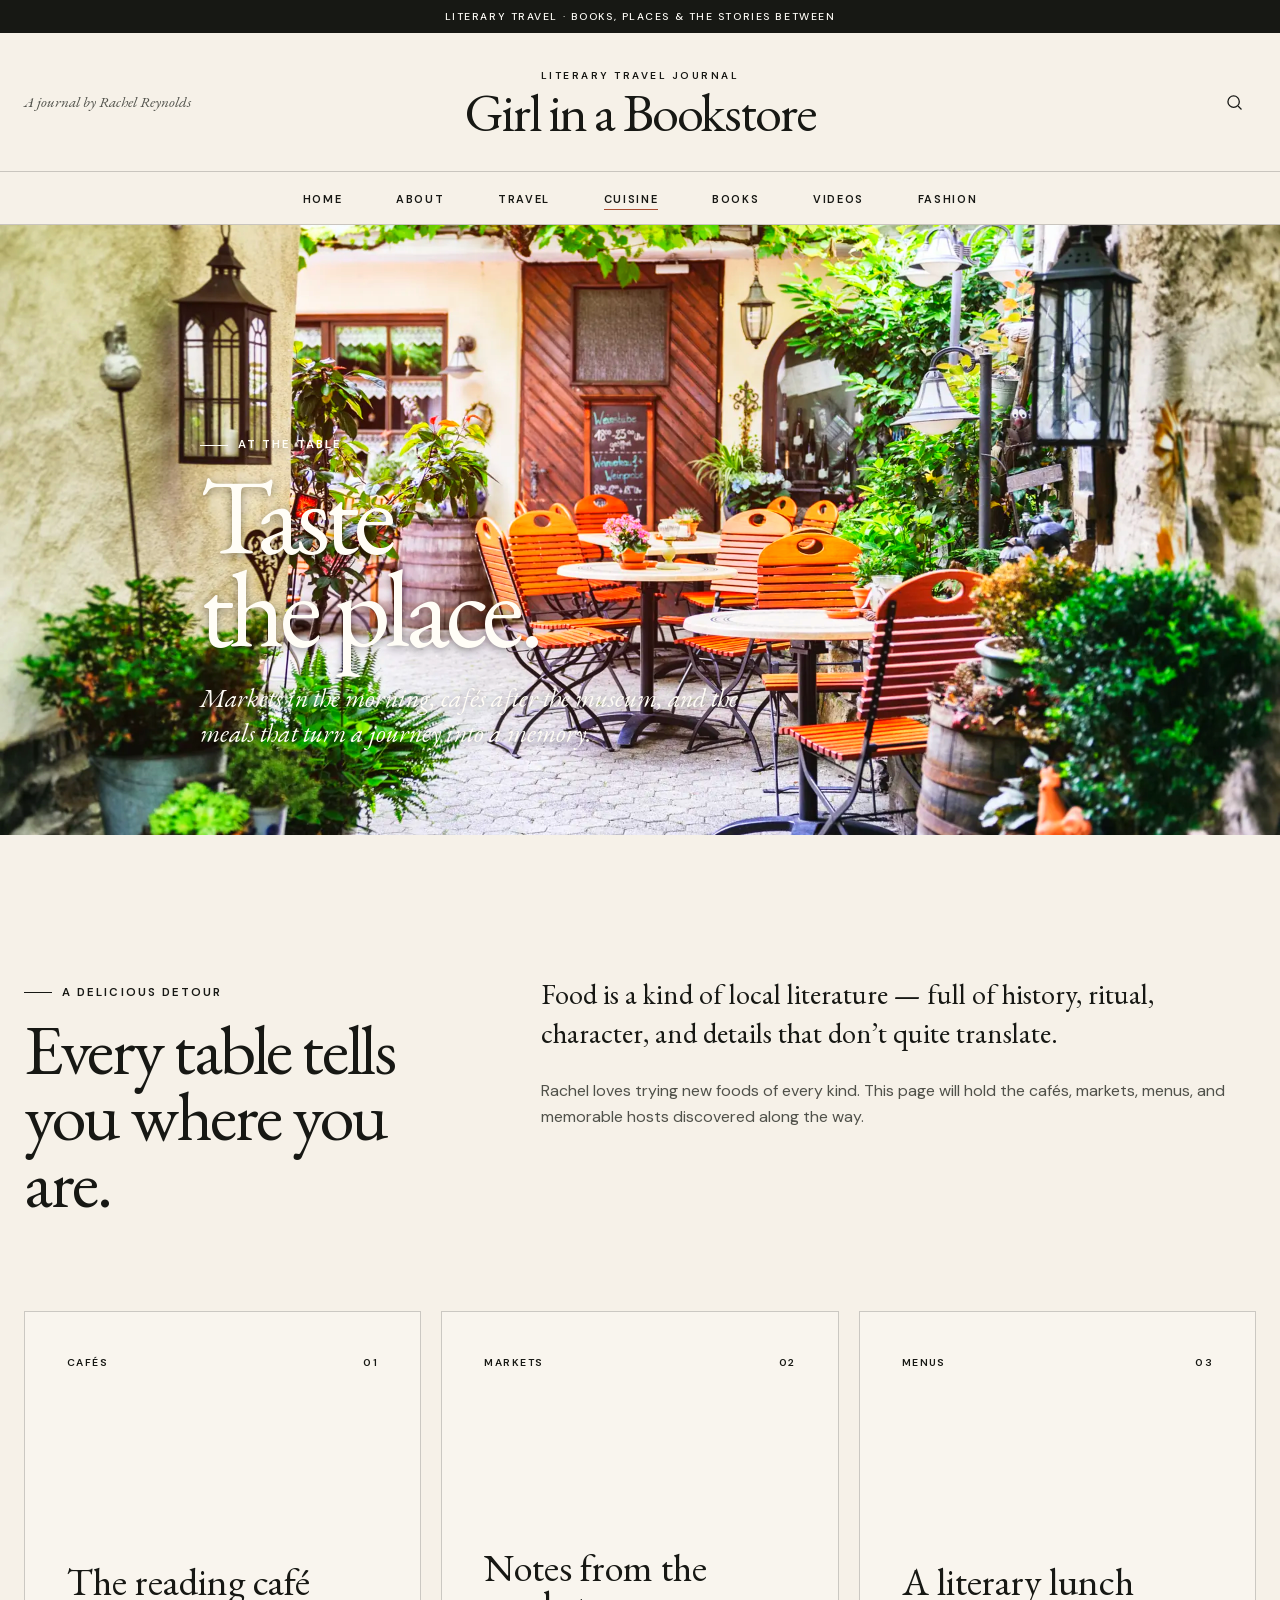
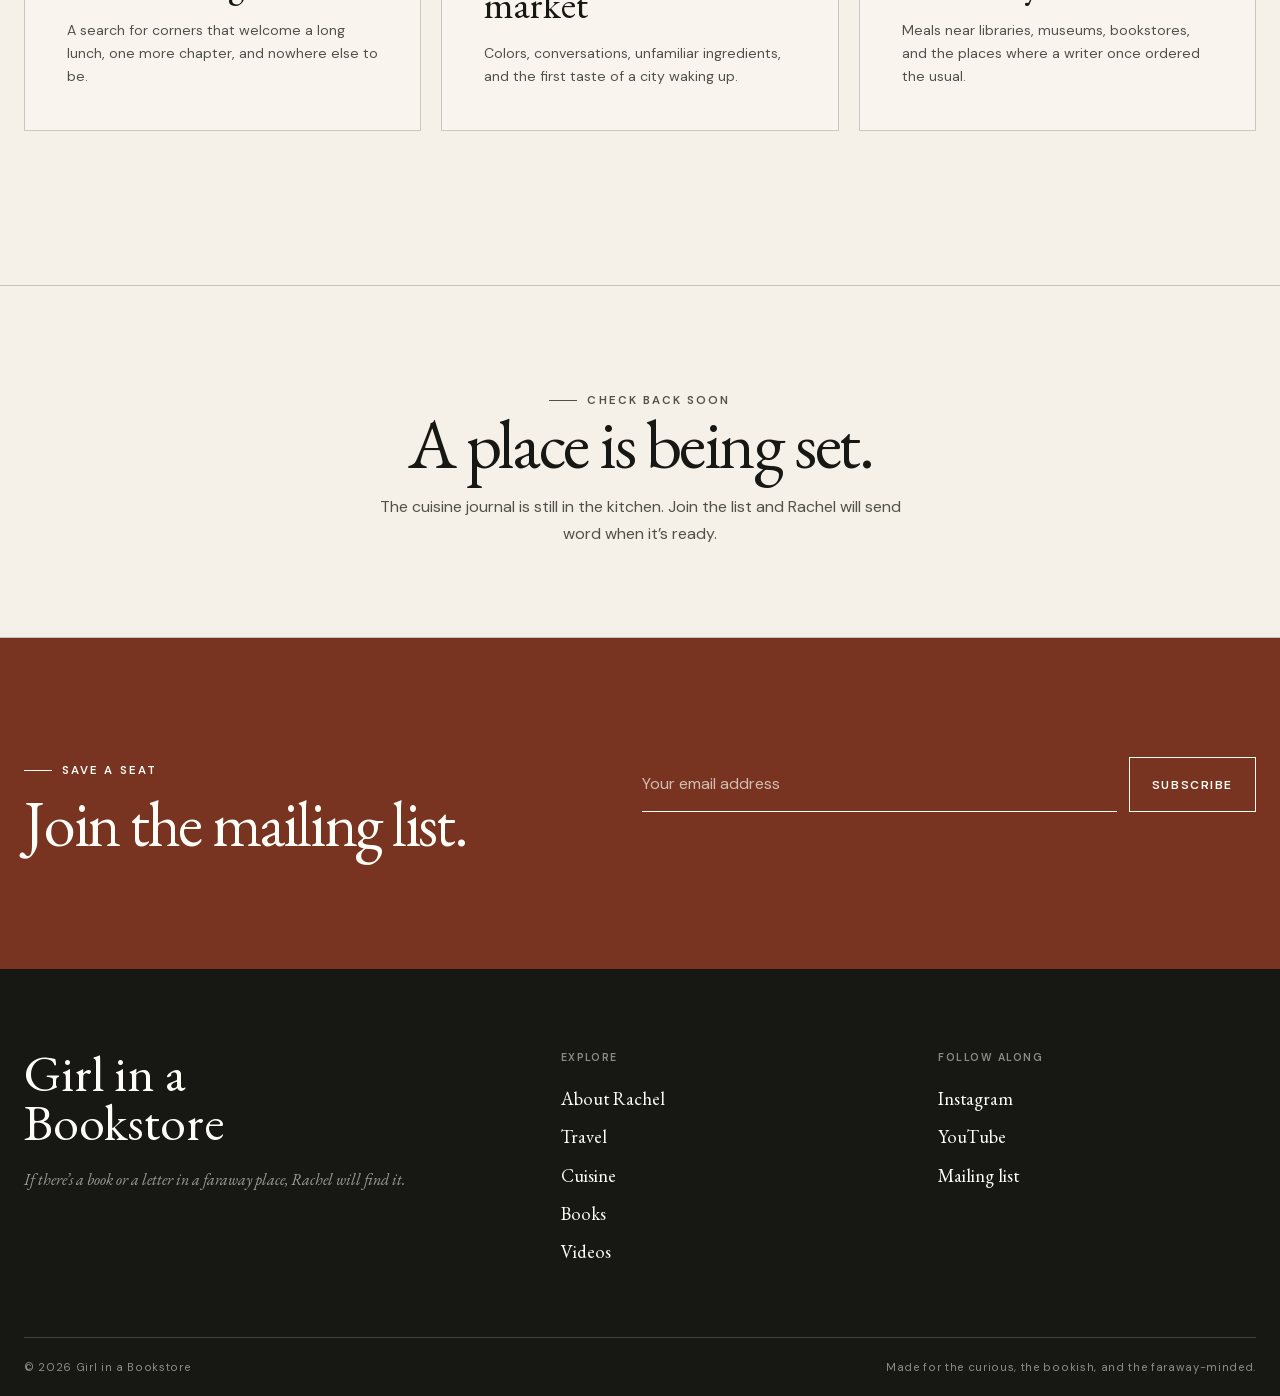
<file: public/cuisine.html>
<!doctype html>
<html lang="en">
<head>
  <meta charset="utf-8">
  <meta name="viewport" content="width=device-width, initial-scale=1">
  <meta name="description" content="Cafés, markets, meals, and culinary field notes from Girl in a Bookstore.">
  <meta name="theme-color" content="#171814">
  <title>Cuisine — Girl in a Bookstore</title>
  <link rel="preload" as="image" href="assets/images/cuisine-960.webp" media="(max-width: 1199px)" fetchpriority="high">
  <link rel="preload" as="image" href="assets/images/cuisine-1920.webp" media="(min-width: 1200px)" fetchpriority="high">
  <link rel="stylesheet" href="styles.css?v=9">
  <script src="site.js?v=2" defer></script>
</head>
<body>
  <site-header></site-header>
  <main id="main-content">
    <section class="page-hero hero-cuisine" aria-labelledby="page-title">
      <div class="shell page-hero__content">
        <p class="eyebrow">At the table</p>
        <h1 class="display" id="page-title">Taste<br>the place.</h1>
        <p>Markets in the morning, cafés after the museum, and the meals that turn a journey into a memory.</p>
      </div>
    </section>

    <section class="page-intro" aria-labelledby="cuisine-intro-title">
      <div class="shell page-intro-grid">
        <div class="reveal">
          <p class="eyebrow">A delicious detour</p>
          <h2 class="section-title" id="cuisine-intro-title">Every table tells you where you are.</h2>
        </div>
        <div class="page-intro-copy reveal">
          <p class="lede">Food is a kind of local literature — full of history, ritual, character, and details that don’t quite translate.</p>
          <p>Rachel loves trying new foods of every kind. This page will hold the cafés, markets, menus, and memorable hosts discovered along the way.</p>
        </div>
      </div>
    </section>

    <section class="post-list-section" aria-labelledby="cuisine-posts-title">
      <div class="shell">
        <div class="post-list-head reveal">
          <p class="eyebrow">Newest first</p>
          <h2 class="section-title" id="cuisine-posts-title">Notes from the table.</h2>
        </div>
        <div class="journal-grid post-list">
          <!-- NEW POSTS GO HERE: newest first. Post files are named cuisine-<short-name>.html (see the edit-website skill). This section stays hidden until it has a card. -->
        </div>
      </div>
    </section>

    <section class="dispatches" aria-label="Upcoming cuisine dispatches">
      <div class="shell dispatch-grid">
        <a class="dispatch-card reveal" href="#newsletter" data-coming-soon>
          <div class="dispatch-card__top"><span>Cafés</span><span>01</span></div>
          <div>
            <h2>The reading café</h2>
            <p>A search for corners that welcome a long lunch, one more chapter, and nowhere else to be.</p>
          </div>
        </a>
        <a class="dispatch-card reveal" href="#newsletter" data-coming-soon>
          <div class="dispatch-card__top"><span>Markets</span><span>02</span></div>
          <div>
            <h2>Notes from the market</h2>
            <p>Colors, conversations, unfamiliar ingredients, and the first taste of a city waking up.</p>
          </div>
        </a>
        <a class="dispatch-card reveal" href="#newsletter" data-coming-soon>
          <div class="dispatch-card__top"><span>Menus</span><span>03</span></div>
          <div>
            <h2>A literary lunch</h2>
            <p>Meals near libraries, museums, bookstores, and the places where a writer once ordered the usual.</p>
          </div>
        </a>
      </div>
    </section>

    <section class="coming-soon-band">
      <div class="shell reveal">
        <p class="eyebrow">Check back soon</p>
        <h2 class="section-title">A place is being set.</h2>
        <p>The cuisine journal is still in the kitchen. Join the list and Rachel will send word when it’s ready.</p>
      </div>
    </section>

    <section class="newsletter" id="newsletter" aria-labelledby="newsletter-title">
      <div class="shell newsletter-grid">
        <div class="reveal">
          <p class="eyebrow">Save a seat</p>
          <h2 class="section-title" id="newsletter-title">Join the mailing list.</h2>
        </div>
        <form class="newsletter-form reveal" data-newsletter-form>
          <label class="visually-hidden" for="cuisine-email">Email address</label>
          <input id="cuisine-email" type="email" placeholder="Your email address" autocomplete="email" required>
          <button class="button button--light" type="submit">Subscribe</button>
          <p class="form-status" aria-live="polite"></p>
        </form>
      </div>
    </section>
  </main>
  <site-footer></site-footer>
</body>
</html>
</file>
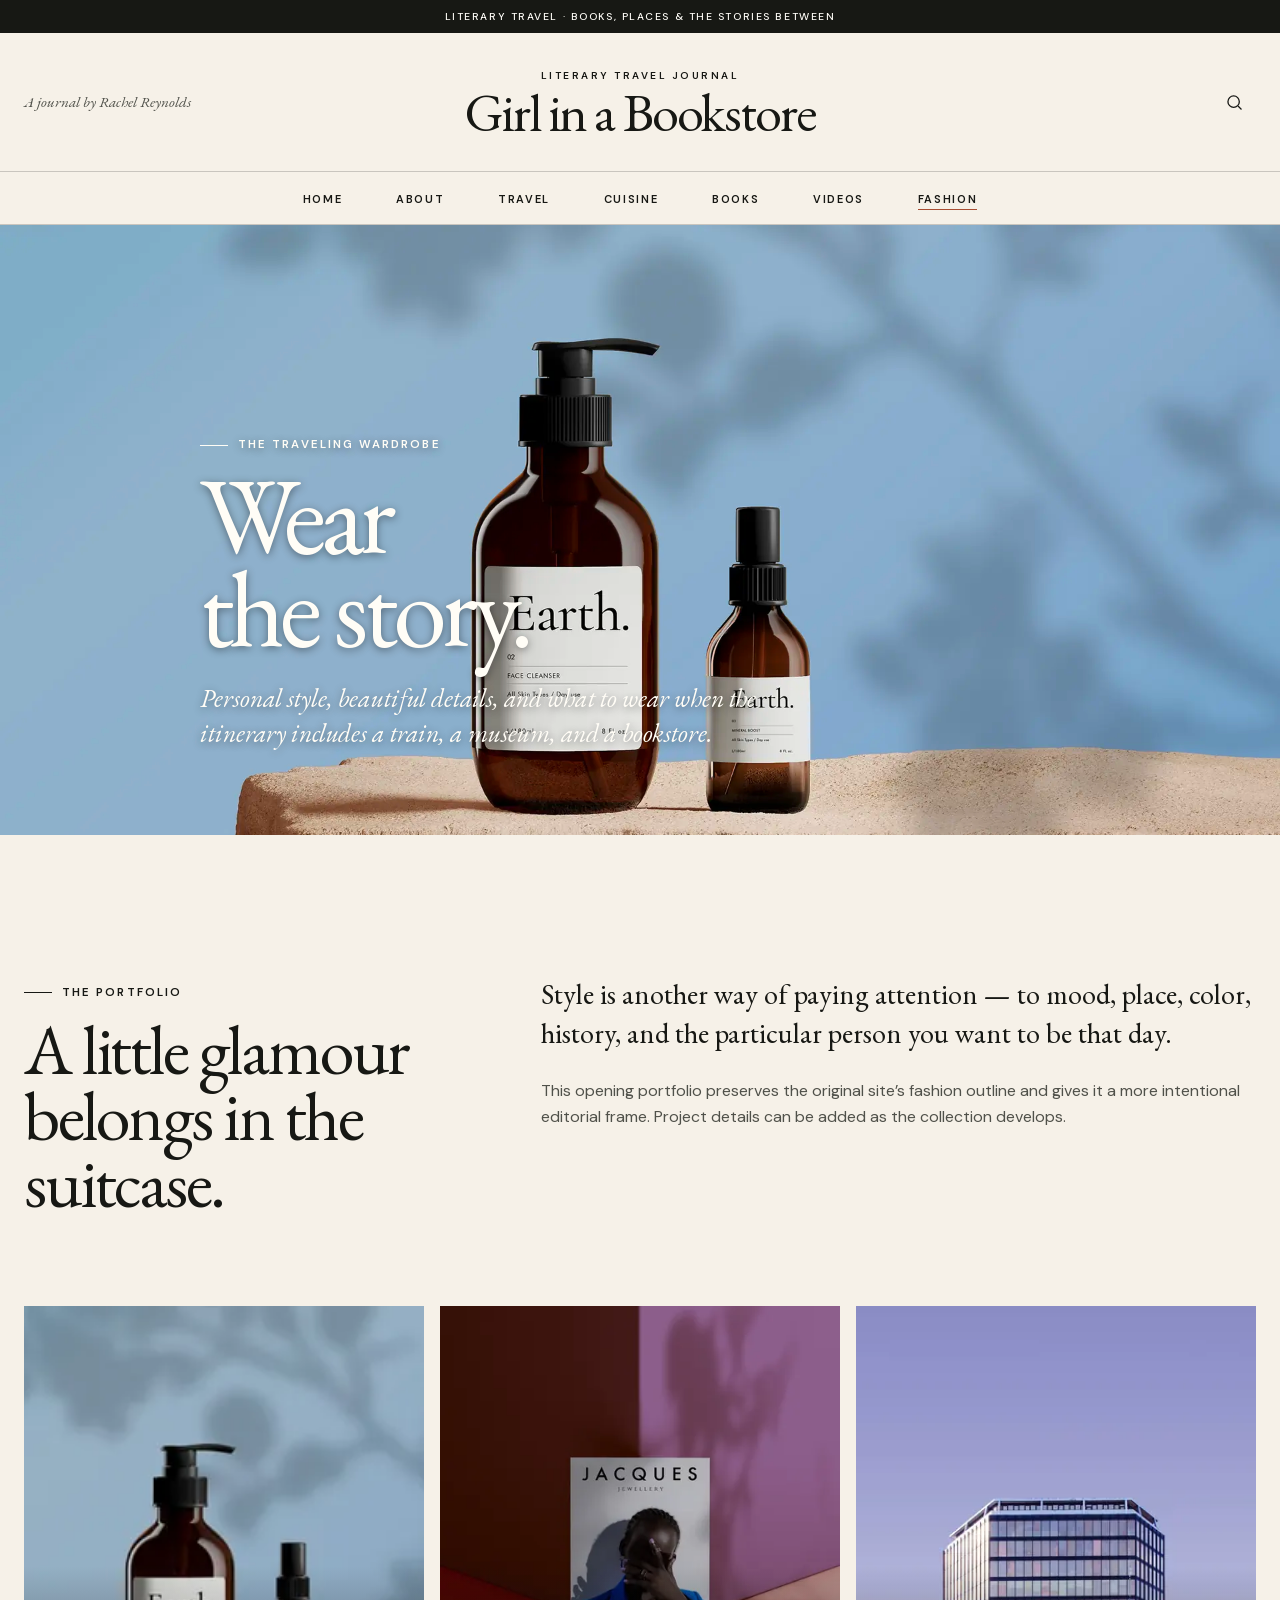
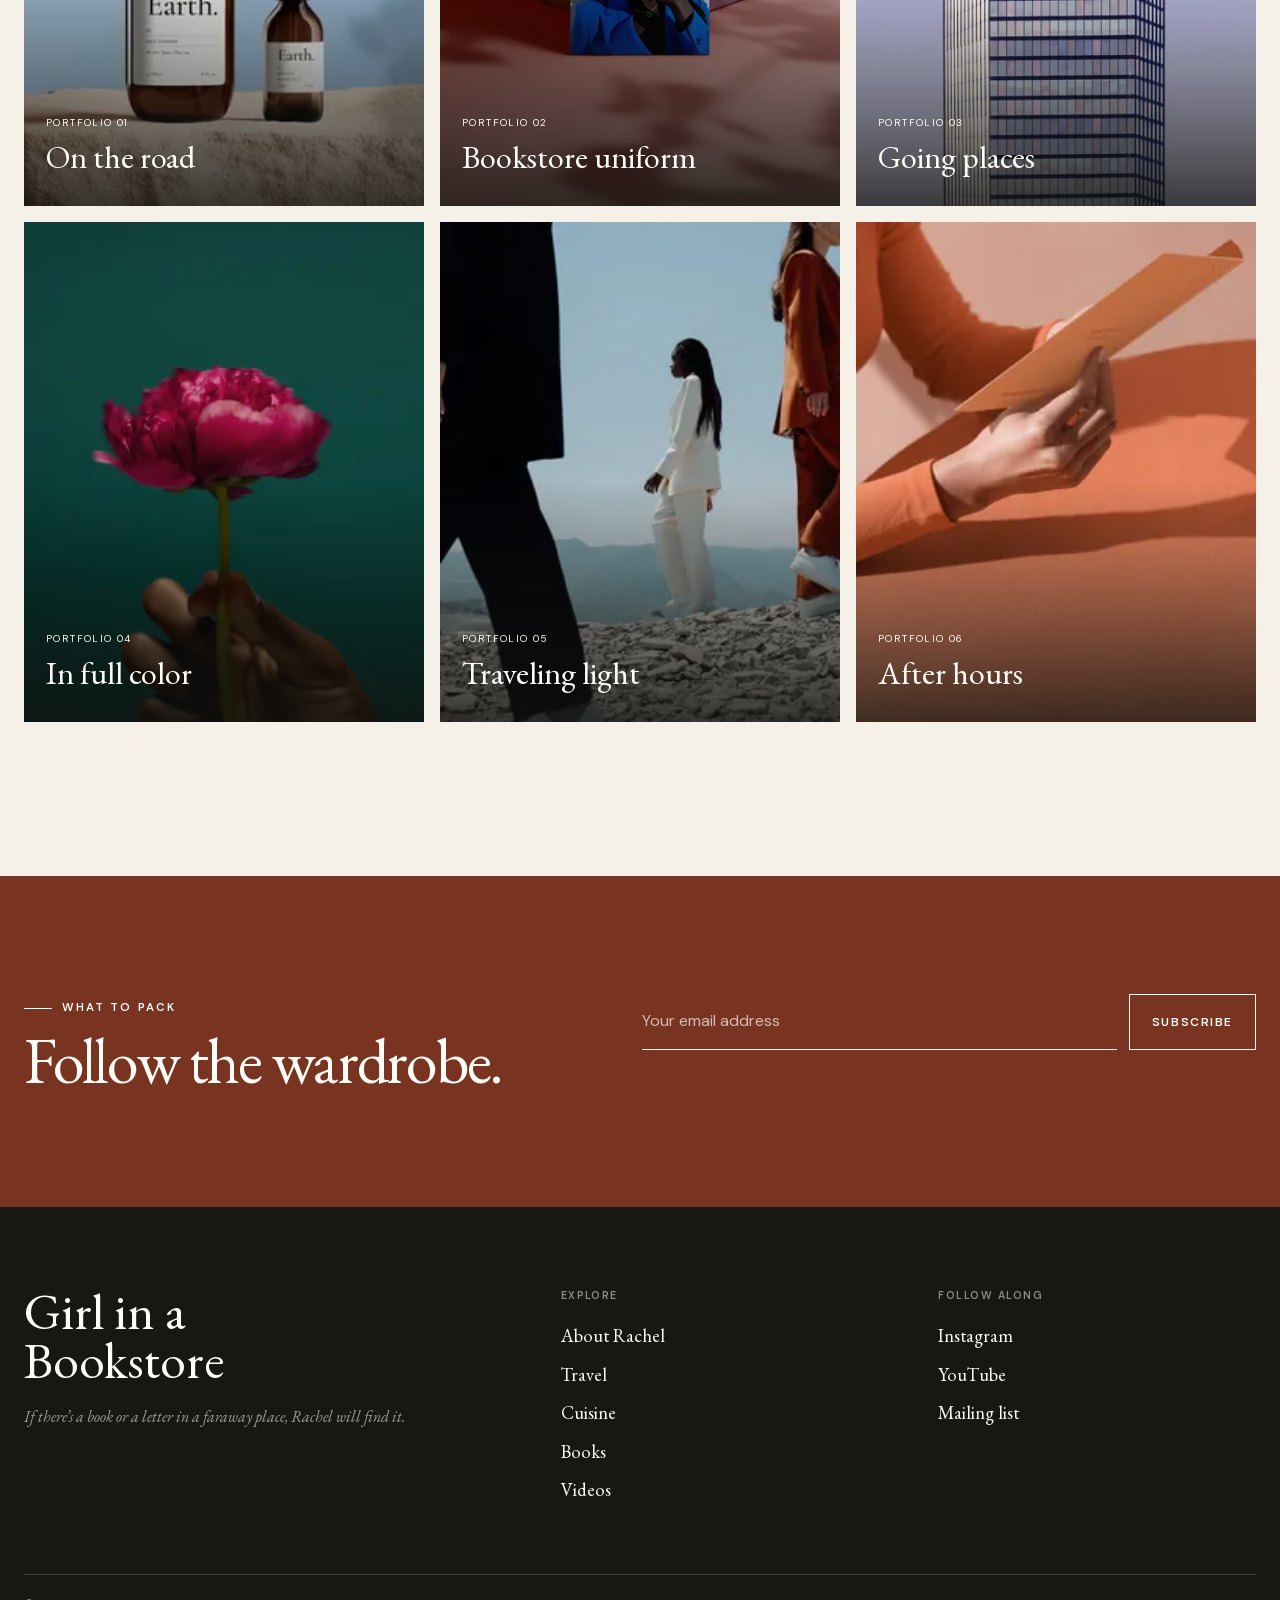
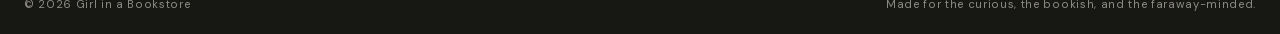
<file: public/fashion.html>
<!doctype html>
<html lang="en">
<head>
  <meta charset="utf-8">
  <meta name="viewport" content="width=device-width, initial-scale=1">
  <meta name="description" content="Rachel Reynolds’ traveling wardrobe and fashion portfolio for Girl in a Bookstore.">
  <meta name="theme-color" content="#171814">
  <title>Fashion — Girl in a Bookstore</title>
  <link rel="preload" as="image" href="assets/images/fashion-01-960.webp" media="(max-width: 1199px)" fetchpriority="high">
  <link rel="preload" as="image" href="assets/images/fashion-01-1920.webp" media="(min-width: 1200px)" fetchpriority="high">
  <link rel="stylesheet" href="styles.css?v=9">
  <script src="site.js?v=2" defer></script>
</head>
<body>
  <site-header></site-header>
  <main id="main-content">
    <section class="page-hero hero-fashion" aria-labelledby="page-title">
      <div class="shell page-hero__content">
        <p class="eyebrow">The traveling wardrobe</p>
        <h1 class="display" id="page-title">Wear<br>the story.</h1>
        <p>Personal style, beautiful details, and what to wear when the itinerary includes a train, a museum, and a bookstore.</p>
      </div>
    </section>

    <section class="page-intro" aria-labelledby="fashion-intro-title">
      <div class="shell page-intro-grid">
        <div class="reveal">
          <p class="eyebrow">The portfolio</p>
          <h2 class="section-title" id="fashion-intro-title">A little glamour belongs in the suitcase.</h2>
        </div>
        <div class="page-intro-copy reveal">
          <p class="lede">Style is another way of paying attention — to mood, place, color, history, and the particular person you want to be that day.</p>
          <p>This opening portfolio preserves the original site’s fashion outline and gives it a more intentional editorial frame. Project details can be added as the collection develops.</p>
        </div>
      </div>
    </section>

    <section class="shell" aria-label="Fashion portfolio">
      <div class="portfolio-grid">
        <article class="portfolio-card reveal">
          <img src="assets/images/fashion-01-960.webp" srcset="assets/images/fashion-01-480.webp 480w, assets/images/fashion-01-960.webp 960w" sizes="(max-width: 720px) calc(100vw - 34px), (max-width: 1240px) 33vw, 400px" width="2500" height="1666" alt="Editorial fashion portrait" loading="lazy" decoding="async">
          <div class="portfolio-card__label"><small>Portfolio 01</small><strong>On the road</strong></div>
        </article>
        <article class="portfolio-card reveal">
          <img src="assets/images/fashion-02-960.webp" srcset="assets/images/fashion-02-480.webp 480w, assets/images/fashion-02-960.webp 960w" sizes="(max-width: 720px) calc(100vw - 34px), (max-width: 1240px) 33vw, 400px" width="2500" height="3758" alt="Fashion editorial detail" loading="lazy" decoding="async">
          <div class="portfolio-card__label"><small>Portfolio 02</small><strong>Bookstore uniform</strong></div>
        </article>
        <article class="portfolio-card reveal">
          <img src="assets/images/fashion-03-960.webp" srcset="assets/images/fashion-03-480.webp 480w, assets/images/fashion-03-960.webp 960w" sizes="(max-width: 720px) calc(100vw - 34px), (max-width: 1240px) 33vw, 400px" width="2400" height="2399" alt="Travel fashion editorial" loading="lazy" decoding="async">
          <div class="portfolio-card__label"><small>Portfolio 03</small><strong>Going places</strong></div>
        </article>
        <article class="portfolio-card reveal">
          <img src="assets/images/fashion-04-960.webp" srcset="assets/images/fashion-04-480.webp 480w, assets/images/fashion-04-960.webp 960w" sizes="(max-width: 720px) calc(100vw - 34px), (max-width: 1240px) 33vw, 400px" width="2394" height="2393" alt="Colorful fashion look" loading="lazy" decoding="async">
          <div class="portfolio-card__label"><small>Portfolio 04</small><strong>In full color</strong></div>
        </article>
        <article class="portfolio-card reveal">
          <img src="assets/images/fashion-05-960.webp" srcset="assets/images/fashion-05-480.webp 480w, assets/images/fashion-05-960.webp 960w" sizes="(max-width: 720px) calc(100vw - 34px), (max-width: 1240px) 33vw, 400px" width="2333" height="1556" alt="Classic fashion portrait" loading="lazy" decoding="async">
          <div class="portfolio-card__label"><small>Portfolio 05</small><strong>Traveling light</strong></div>
        </article>
        <article class="portfolio-card reveal">
          <img src="assets/images/fashion-06-960.webp" srcset="assets/images/fashion-06-480.webp 480w, assets/images/fashion-06-960.webp 960w" sizes="(max-width: 720px) calc(100vw - 34px), (max-width: 1240px) 33vw, 400px" width="2105" height="1403" alt="Evening fashion editorial" loading="lazy" decoding="async">
          <div class="portfolio-card__label"><small>Portfolio 06</small><strong>After hours</strong></div>
        </article>
      </div>
    </section>

    <section class="newsletter" id="newsletter" aria-labelledby="newsletter-title">
      <div class="shell newsletter-grid">
        <div class="reveal">
          <p class="eyebrow">What to pack</p>
          <h2 class="section-title" id="newsletter-title">Follow the wardrobe.</h2>
        </div>
        <form class="newsletter-form reveal" data-newsletter-form>
          <label class="visually-hidden" for="fashion-email">Email address</label>
          <input id="fashion-email" type="email" placeholder="Your email address" autocomplete="email" required>
          <button class="button button--light" type="submit">Subscribe</button>
          <p class="form-status" aria-live="polite"></p>
        </form>
      </div>
    </section>
  </main>
  <site-footer></site-footer>
</body>
</html>
</file>
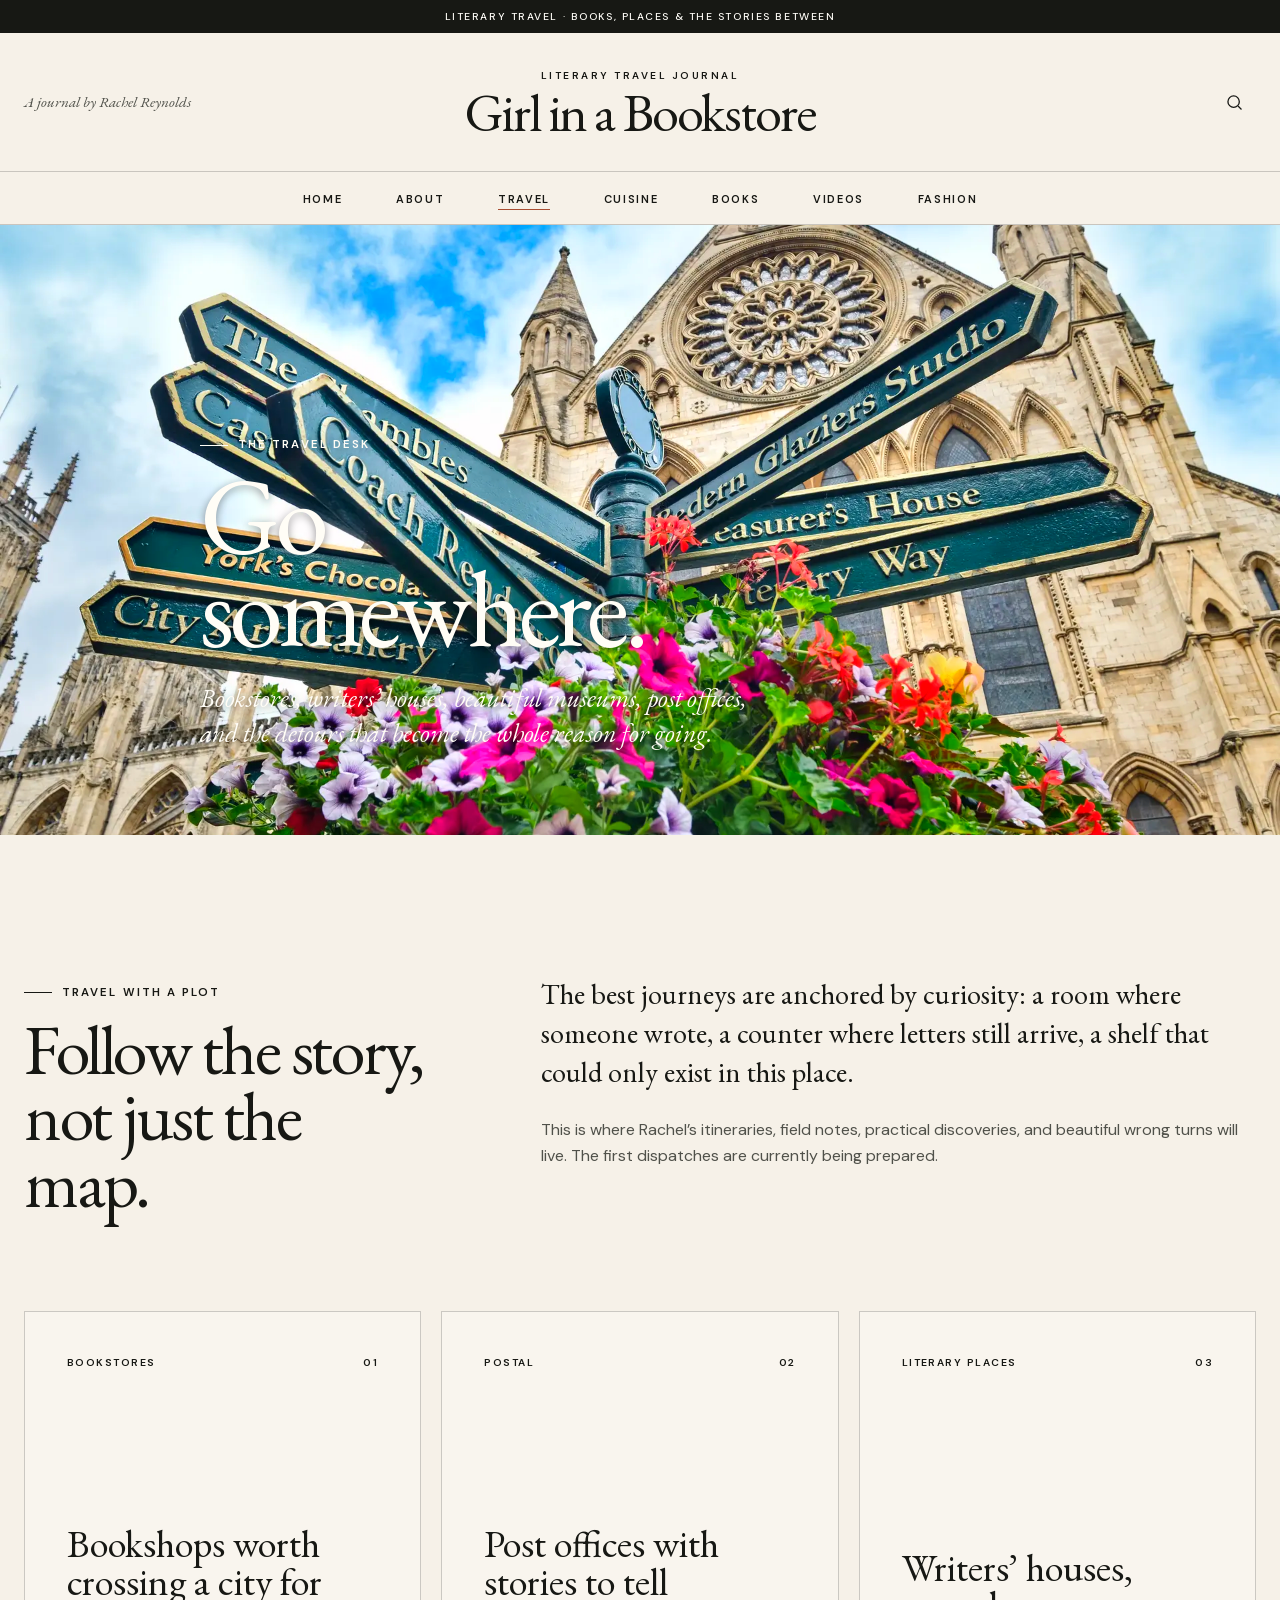
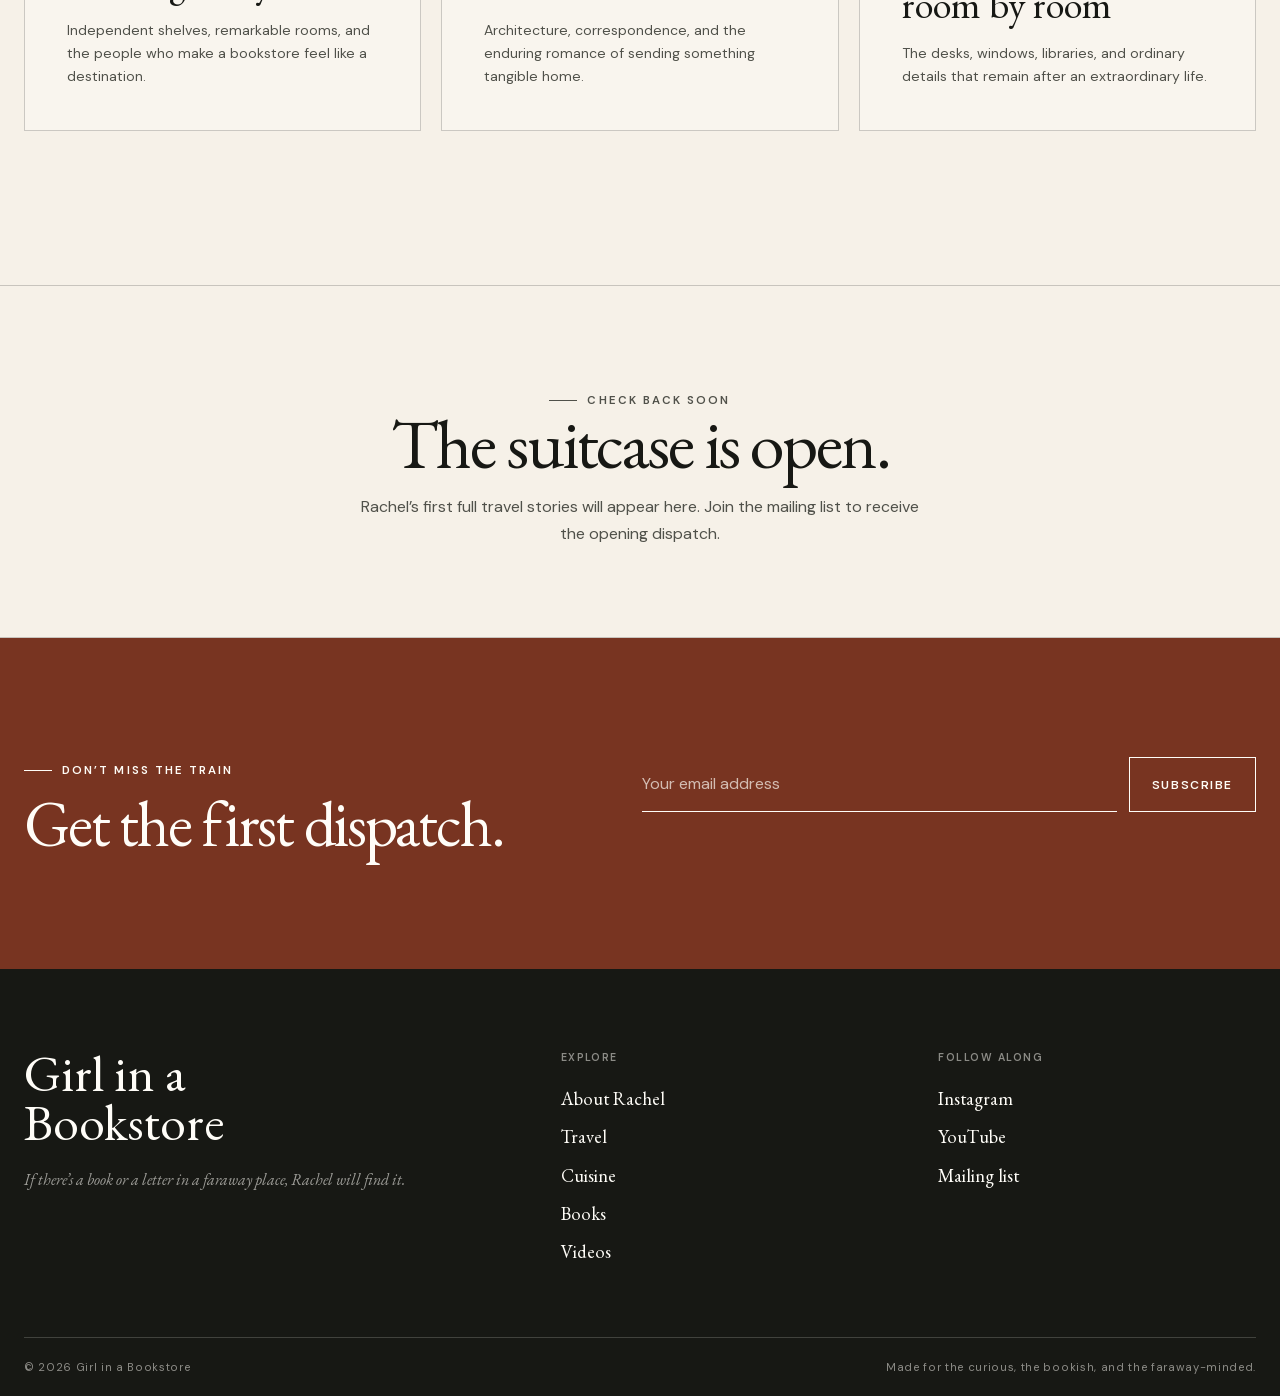
<file: public/travel.html>
<!doctype html>
<html lang="en">
<head>
  <meta charset="utf-8">
  <meta name="viewport" content="width=device-width, initial-scale=1">
  <meta name="description" content="Literary travel dispatches from Girl in a Bookstore — bookstores, writers’ homes, museums, post offices, and worthy detours.">
  <meta name="theme-color" content="#171814">
  <title>Travel — Girl in a Bookstore</title>
  <link rel="preload" as="image" href="assets/images/travel-960.webp" media="(max-width: 1199px)" fetchpriority="high">
  <link rel="preload" as="image" href="assets/images/travel-1920.webp" media="(min-width: 1200px)" fetchpriority="high">
  <link rel="stylesheet" href="styles.css?v=9">
  <script src="site.js?v=2" defer></script>
</head>
<body>
  <site-header></site-header>
  <main id="main-content">
    <section class="page-hero hero-travel" aria-labelledby="page-title">
      <div class="shell page-hero__content">
        <p class="eyebrow">The travel desk</p>
        <h1 class="display" id="page-title">Go<br>somewhere.</h1>
        <p>Bookstores, writers’ houses, beautiful museums, post offices, and the detours that become the whole reason for going.</p>
      </div>
    </section>

    <section class="page-intro" aria-labelledby="travel-intro-title">
      <div class="shell page-intro-grid">
        <div class="reveal">
          <p class="eyebrow">Travel with a plot</p>
          <h2 class="section-title" id="travel-intro-title">Follow the story, not just the map.</h2>
        </div>
        <div class="page-intro-copy reveal">
          <p class="lede">The best journeys are anchored by curiosity: a room where someone wrote, a counter where letters still arrive, a shelf that could only exist in this place.</p>
          <p>This is where Rachel’s itineraries, field notes, practical discoveries, and beautiful wrong turns will live. The first dispatches are currently being prepared.</p>
        </div>
      </div>
    </section>

    <section class="post-list-section" aria-labelledby="travel-posts-title">
      <div class="shell">
        <div class="post-list-head reveal">
          <p class="eyebrow">Newest first</p>
          <h2 class="section-title" id="travel-posts-title">Dispatches from the road.</h2>
        </div>
        <div class="journal-grid post-list">
          <!-- NEW POSTS GO HERE: newest first. Post files are named travel-<short-name>.html (see the edit-website skill). This section stays hidden until it has a card. -->
        </div>
      </div>
    </section>

    <section class="dispatches" aria-label="Upcoming travel dispatches">
      <div class="shell dispatch-grid">
        <a class="dispatch-card reveal" href="#newsletter" data-coming-soon>
          <div class="dispatch-card__top"><span>Bookstores</span><span>01</span></div>
          <div>
            <h2>Bookshops worth crossing a city for</h2>
            <p>Independent shelves, remarkable rooms, and the people who make a bookstore feel like a destination.</p>
          </div>
        </a>
        <a class="dispatch-card reveal" href="#newsletter" data-coming-soon>
          <div class="dispatch-card__top"><span>Postal</span><span>02</span></div>
          <div>
            <h2>Post offices with stories to tell</h2>
            <p>Architecture, correspondence, and the enduring romance of sending something tangible home.</p>
          </div>
        </a>
        <a class="dispatch-card reveal" href="#newsletter" data-coming-soon>
          <div class="dispatch-card__top"><span>Literary places</span><span>03</span></div>
          <div>
            <h2>Writers’ houses, room by room</h2>
            <p>The desks, windows, libraries, and ordinary details that remain after an extraordinary life.</p>
          </div>
        </a>
      </div>
    </section>

    <section class="coming-soon-band">
      <div class="shell reveal">
        <p class="eyebrow">Check back soon</p>
        <h2 class="section-title">The suitcase is open.</h2>
        <p>Rachel’s first full travel stories will appear here. Join the mailing list to receive the opening dispatch.</p>
      </div>
    </section>

    <section class="newsletter" id="newsletter" aria-labelledby="newsletter-title">
      <div class="shell newsletter-grid">
        <div class="reveal">
          <p class="eyebrow">Don’t miss the train</p>
          <h2 class="section-title" id="newsletter-title">Get the first dispatch.</h2>
        </div>
        <form class="newsletter-form reveal" data-newsletter-form>
          <label class="visually-hidden" for="travel-email">Email address</label>
          <input id="travel-email" type="email" placeholder="Your email address" autocomplete="email" required>
          <button class="button button--light" type="submit">Subscribe</button>
          <p class="form-status" aria-live="polite"></p>
        </form>
      </div>
    </section>
  </main>
  <site-footer></site-footer>
</body>
</html>
</file>
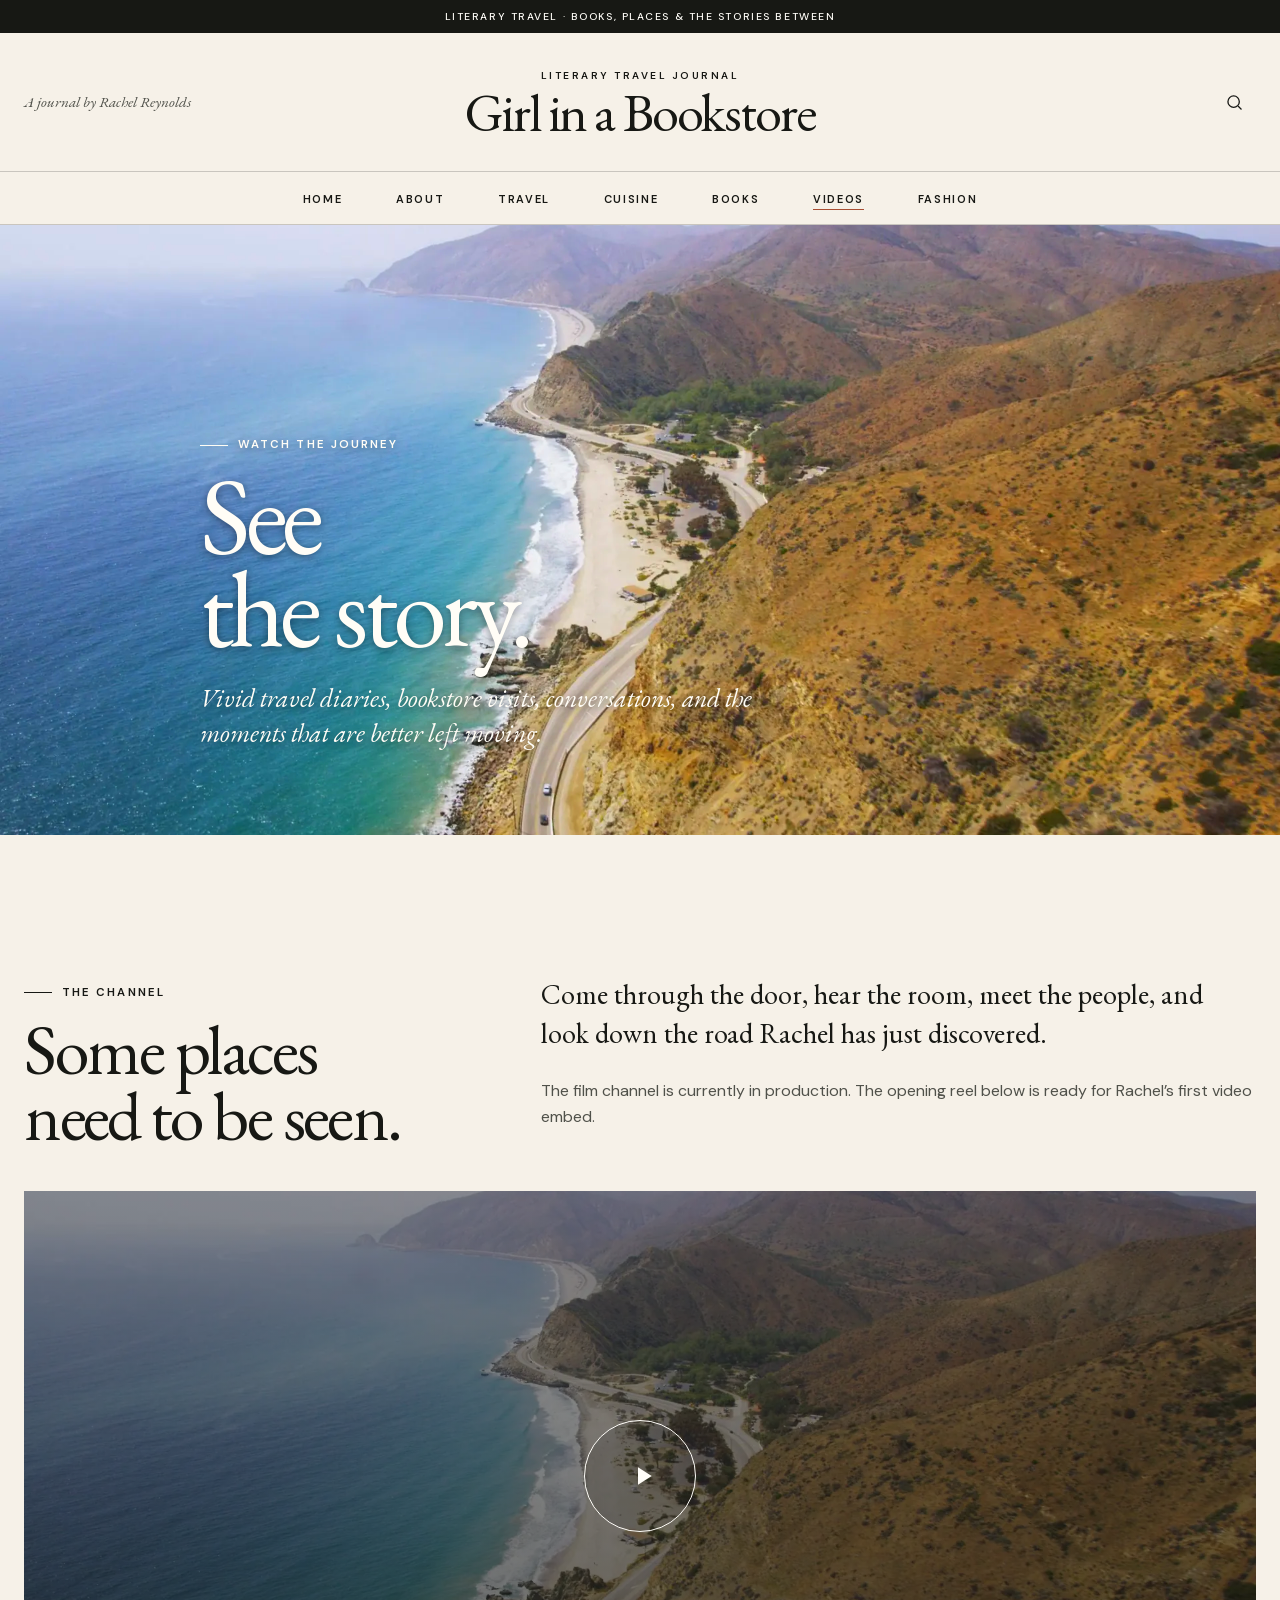
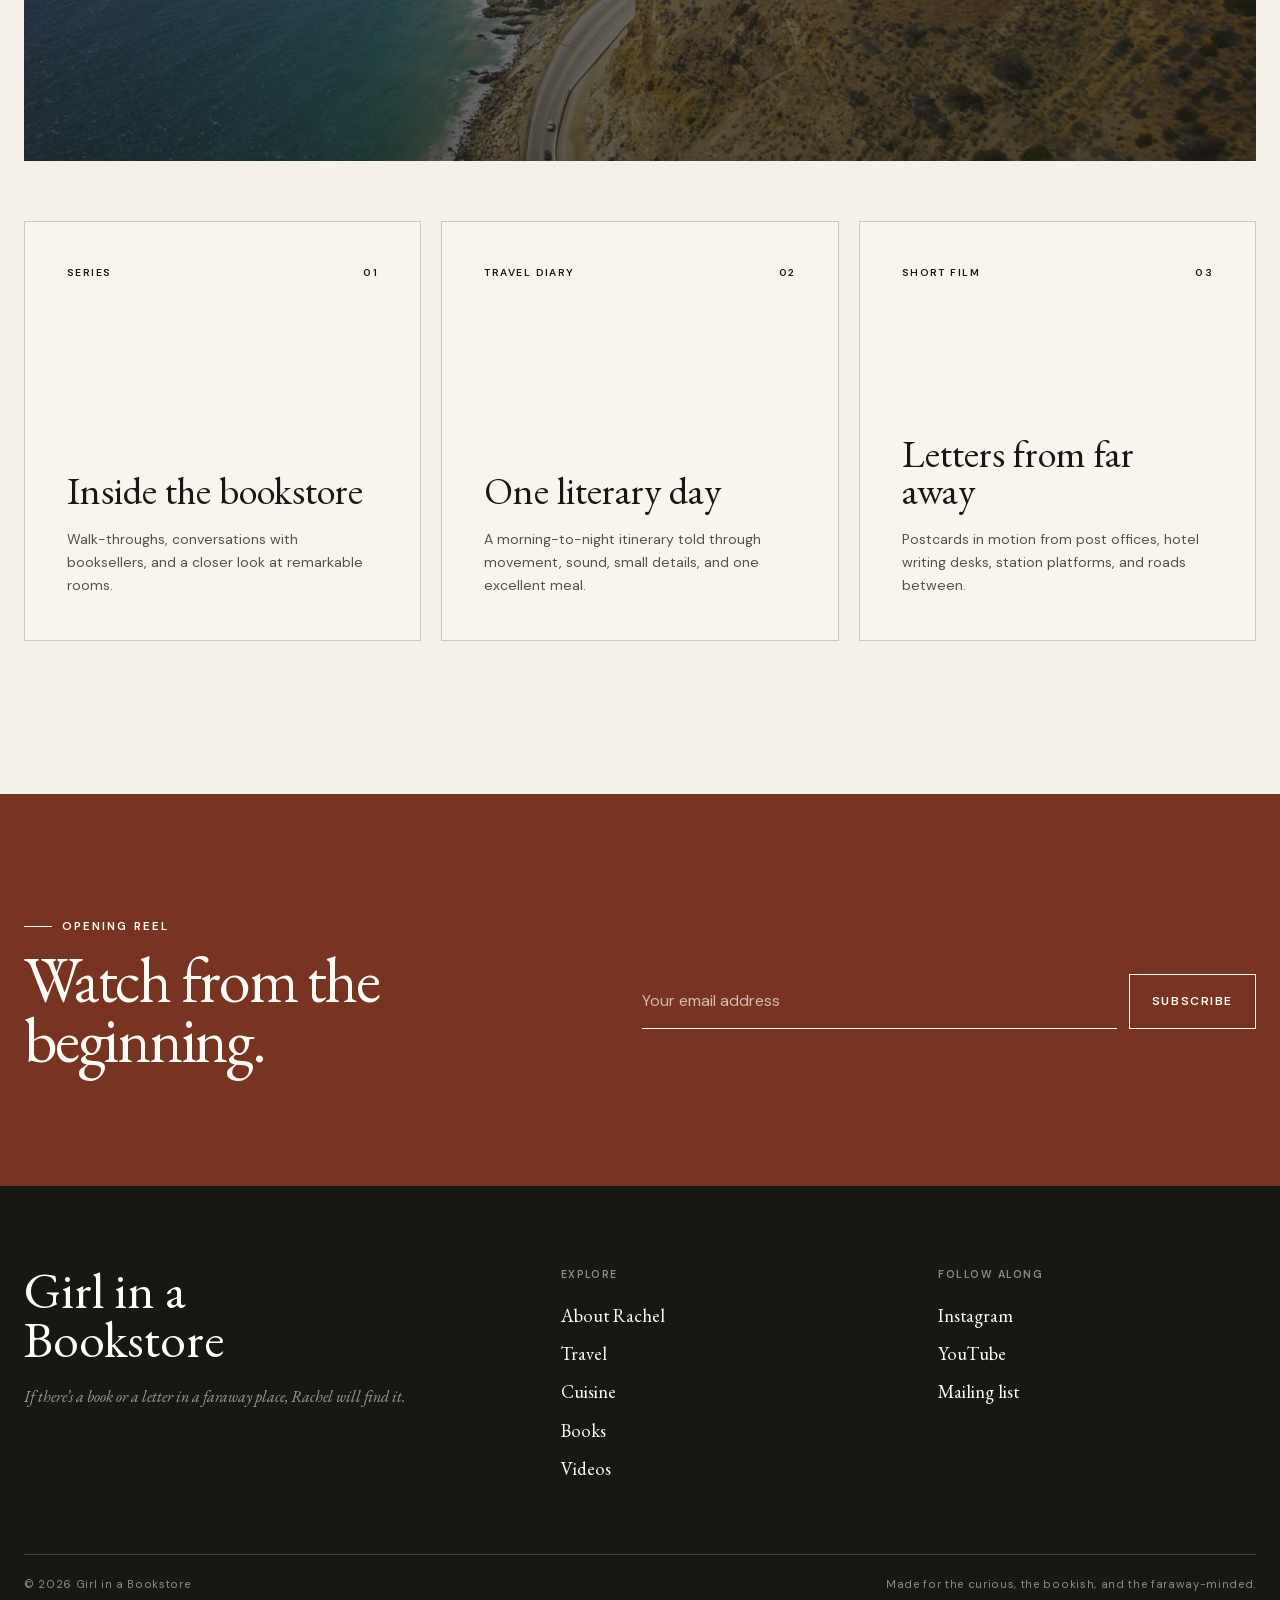
<file: public/videos.html>
<!doctype html>
<html lang="en">
<head>
  <meta charset="utf-8">
  <meta name="viewport" content="width=device-width, initial-scale=1">
  <meta name="description" content="Travel films and video dispatches from Girl in a Bookstore.">
  <meta name="theme-color" content="#171814">
  <title>Videos — Girl in a Bookstore</title>
  <link rel="preload" as="image" href="assets/images/videos-960.webp" media="(max-width: 1199px)" fetchpriority="high">
  <link rel="preload" as="image" href="assets/images/videos-1920.webp" media="(min-width: 1200px)" fetchpriority="high">
  <link rel="stylesheet" href="styles.css?v=9">
  <script src="site.js?v=2" defer></script>
</head>
<body>
  <site-header></site-header>
  <main id="main-content">
    <section class="page-hero hero-videos" aria-labelledby="page-title">
      <div class="shell page-hero__content">
        <p class="eyebrow">Watch the journey</p>
        <h1 class="display" id="page-title">See<br>the story.</h1>
        <p>Vivid travel diaries, bookstore visits, conversations, and the moments that are better left moving.</p>
      </div>
    </section>

    <section class="page-intro" aria-labelledby="video-intro-title">
      <div class="shell page-intro-grid">
        <div class="reveal">
          <p class="eyebrow">The channel</p>
          <h2 class="section-title" id="video-intro-title">Some places need to be seen.</h2>
        </div>
        <div class="page-intro-copy reveal">
          <p class="lede">Come through the door, hear the room, meet the people, and look down the road Rachel has just discovered.</p>
          <p>The film channel is currently in production. The opening reel below is ready for Rachel’s first video embed.</p>
        </div>
      </div>
    </section>

    <section class="shell" aria-label="Featured video">
      <div class="video-feature reveal">
        <button class="play-button" type="button" aria-label="Play channel preview" data-play-video>
          <svg aria-hidden="true" viewBox="0 0 24 24" fill="currentColor"><path d="m8 5 11 7-11 7z"></path></svg>
        </button>
      </div>
    </section>

    <section class="dispatches" aria-label="Upcoming video series">
      <div class="shell dispatch-grid">
        <a class="dispatch-card reveal" href="#newsletter" data-coming-soon>
          <div class="dispatch-card__top"><span>Series</span><span>01</span></div>
          <div>
            <h2>Inside the bookstore</h2>
            <p>Walk-throughs, conversations with booksellers, and a closer look at remarkable rooms.</p>
          </div>
        </a>
        <a class="dispatch-card reveal" href="#newsletter" data-coming-soon>
          <div class="dispatch-card__top"><span>Travel diary</span><span>02</span></div>
          <div>
            <h2>One literary day</h2>
            <p>A morning-to-night itinerary told through movement, sound, small details, and one excellent meal.</p>
          </div>
        </a>
        <a class="dispatch-card reveal" href="#newsletter" data-coming-soon>
          <div class="dispatch-card__top"><span>Short film</span><span>03</span></div>
          <div>
            <h2>Letters from far away</h2>
            <p>Postcards in motion from post offices, hotel writing desks, station platforms, and roads between.</p>
          </div>
        </a>
      </div>
    </section>

    <section class="newsletter" id="newsletter" aria-labelledby="newsletter-title">
      <div class="shell newsletter-grid">
        <div class="reveal">
          <p class="eyebrow">Opening reel</p>
          <h2 class="section-title" id="newsletter-title">Watch from the beginning.</h2>
        </div>
        <form class="newsletter-form reveal" data-newsletter-form>
          <label class="visually-hidden" for="videos-email">Email address</label>
          <input id="videos-email" type="email" placeholder="Your email address" autocomplete="email" required>
          <button class="button button--light" type="submit">Subscribe</button>
          <p class="form-status" aria-live="polite"></p>
        </form>
      </div>
    </section>
  </main>

  <dialog class="video-dialog" data-video-dialog aria-label="Channel preview">
    <div class="dialog-inner">
      <button class="icon-button dialog-close" type="button" aria-label="Close video preview" data-close-video>
        <svg aria-hidden="true" viewBox="0 0 24 24" fill="none" stroke="currentColor" stroke-width="1.5"><path d="m5 5 14 14M19 5 5 19"></path></svg>
      </button>
      <p class="eyebrow">Coming soon</p>
      <h2 class="dialog-title">The first film is on its way.</h2>
      <p>This player is ready for Rachel’s first YouTube or Vimeo link. Join the list and you’ll know when the opening reel goes live.</p>
      <a class="button button--rust" href="#newsletter" onclick="this.closest('dialog').close()">Join the list</a>
    </div>
  </dialog>

  <site-footer></site-footer>
</body>
</html>
</file>
<file: public/styles.css>
@font-face {
  font-family: 'DM Sans';
  font-style: normal;
  font-weight: 400 600;
  font-display: swap;
  src: url('assets/fonts/dm-sans-latin.woff2') format('woff2');
}

@font-face {
  font-family: 'EB Garamond';
  font-style: normal;
  font-weight: 400 600;
  font-display: swap;
  src: url('assets/fonts/eb-garamond-normal-latin.woff2') format('woff2');
}

@font-face {
  font-family: 'EB Garamond';
  font-style: italic;
  font-weight: 400 500;
  font-display: swap;
  src: url('assets/fonts/eb-garamond-italic-latin.woff2') format('woff2');
}

:root {
  --paper: #f6f1e8;
  --paper-deep: #ece3d4;
  --ink: #171814;
  --ink-soft: #50514a;
  --cream: #fffdf8;
  --rust: #a84d32;
  --rust-dark: #783421;
  --sage: #596a5b;
  --line: rgba(23, 24, 20, 0.2);
  --line-light: rgba(255, 253, 248, 0.35);
  --serif: 'EB Garamond', Georgia, serif;
  --sans: 'DM Sans', Arial, sans-serif;
  --max: 1240px;
  --ease: cubic-bezier(0.22, 1, 0.36, 1);
}

@view-transition {
  navigation: auto;
}

main {
  view-transition-name: page-content;
}

site-header {
  view-transition-name: site-header;
}

::view-transition-old(page-content) {
  animation: page-out 180ms ease both;
}

::view-transition-new(page-content) {
  animation: page-in 420ms var(--ease) both;
}

@keyframes page-out {
  to {
    opacity: 0;
    transform: translateY(-6px);
  }
}

@keyframes page-in {
  from {
    opacity: 0;
    transform: translateY(12px);
  }
}

/* Journal: a post card's photo and title morph into the post's cover and headline.
   The card and the post share a view-transition-name (set inline, one per post). */
.post-image-morph {
  view-transition-class: post-image;
}

.post-title-morph {
  view-transition-class: post-title;
}

::view-transition-group(*.post-image),
::view-transition-group(*.post-title) {
  animation-duration: 560ms;
  animation-timing-function: var(--ease);
}

::view-transition-old(*.post-image),
::view-transition-new(*.post-image) {
  height: 100%;
  object-fit: cover;
  overflow: clip;
}

*,
*::before,
*::after {
  box-sizing: border-box;
}

html {
  scroll-behavior: smooth;
  background: var(--paper);
}

html.is-navigating {
  cursor: progress;
}

html.is-navigating::after {
  position: fixed;
  z-index: 500;
  top: 0;
  left: 0;
  width: 42%;
  height: 3px;
  background: var(--rust);
  box-shadow: 0 0 18px rgba(168, 77, 50, 0.45);
  content: '';
  pointer-events: none;
  animation: navigation-progress 900ms var(--ease) infinite;
}

@keyframes navigation-progress {
  from {
    transform: translateX(-110%);
  }
  to {
    transform: translateX(340%);
  }
}

body {
  margin: 0;
  color: var(--ink);
  background: var(--paper);
  font-family: var(--sans);
  font-size: 16px;
  line-height: 1.65;
  text-rendering: optimizeLegibility;
  -webkit-font-smoothing: antialiased;
}

body.menu-open {
  overflow: hidden;
}

site-header,
site-footer {
  display: block;
}

.visually-hidden {
  position: absolute !important;
  width: 1px !important;
  height: 1px !important;
  padding: 0 !important;
  border: 0 !important;
  margin: -1px !important;
  clip: rect(0 0 0 0) !important;
  white-space: nowrap !important;
  overflow: hidden !important;
}

img {
  display: block;
  width: 100%;
  height: auto;
}

a {
  color: inherit;
  text-decoration: none;
}

button,
input,
textarea {
  font: inherit;
}

button,
a,
input,
textarea {
  -webkit-tap-highlight-color: transparent;
}

:focus-visible {
  outline: 2px solid var(--rust);
  outline-offset: 4px;
}

::selection {
  color: var(--cream);
  background: var(--rust);
}

.skip-link {
  position: fixed;
  z-index: 200;
  top: 10px;
  left: 10px;
  padding: 10px 14px;
  color: var(--cream);
  background: var(--ink);
  transform: translateY(-160%);
  transition: transform 180ms ease;
}

.skip-link:focus {
  transform: translateY(0);
}

.shell {
  width: min(calc(100% - 48px), var(--max));
  margin-inline: auto;
}

.narrow {
  width: min(calc(100% - 48px), 790px);
  margin-inline: auto;
}

.eyebrow {
  display: inline-flex;
  align-items: center;
  gap: 10px;
  margin: 0 0 16px;
  font-size: 0.72rem;
  font-weight: 600;
  letter-spacing: 0.18em;
  line-height: 1.2;
  text-transform: uppercase;
}

.eyebrow::before {
  width: 28px;
  height: 1px;
  content: '';
  background: currentColor;
}

.display {
  margin: 0;
  font-family: var(--serif);
  font-size: clamp(3.4rem, 8.5vw, 8rem);
  font-weight: 400;
  letter-spacing: -0.045em;
  line-height: 0.85;
}

.section-title {
  margin: 0;
  font-family: var(--serif);
  font-size: clamp(2.5rem, 5.5vw, 5rem);
  font-weight: 400;
  letter-spacing: -0.035em;
  line-height: 0.95;
}

.lede {
  margin: 0;
  font-family: var(--serif);
  font-size: clamp(1.35rem, 2.2vw, 1.85rem);
  line-height: 1.38;
}

.button {
  display: inline-flex;
  min-height: 48px;
  align-items: center;
  justify-content: center;
  gap: 12px;
  padding: 0 22px;
  border: 1px solid var(--ink);
  color: var(--ink);
  background: transparent;
  cursor: pointer;
  font-size: 0.76rem;
  font-weight: 600;
  letter-spacing: 0.13em;
  text-transform: uppercase;
  transition: color 220ms ease, background 220ms ease, transform 220ms var(--ease);
}

.button:hover {
  color: var(--cream);
  background: var(--ink);
  transform: translateY(-2px);
}

.button--light {
  border-color: var(--cream);
  color: var(--cream);
}

.button--light:hover {
  color: var(--ink);
  background: var(--cream);
}

.button--rust {
  border-color: var(--rust);
  color: var(--cream);
  background: var(--rust);
}

.button--rust:hover {
  border-color: var(--rust-dark);
  background: var(--rust-dark);
}

.text-link {
  display: inline-flex;
  align-items: center;
  gap: 12px;
  padding-bottom: 3px;
  border-bottom: 1px solid currentColor;
  font-size: 0.75rem;
  font-weight: 600;
  letter-spacing: 0.12em;
  line-height: 1.3;
  text-transform: uppercase;
}

.text-link span {
  transition: transform 200ms var(--ease);
}

.text-link:hover span {
  transform: translateX(4px);
}

/* Header */
.site-header {
  position: relative;
  z-index: 50;
  border-bottom: 1px solid var(--line);
  background: rgba(246, 241, 232, 0.94);
}

.site-header.is-stuck {
  position: sticky;
  top: 0;
  box-shadow: 0 8px 30px rgba(23, 24, 20, 0.06);
  backdrop-filter: blur(15px);
}

.header-note {
  padding: 8px 24px;
  color: var(--cream);
  background: var(--ink);
  font-size: 0.65rem;
  font-weight: 500;
  letter-spacing: 0.15em;
  text-align: center;
  text-transform: uppercase;
}

.masthead {
  display: grid;
  min-height: 138px;
  grid-template-columns: 1fr auto 1fr;
  align-items: center;
  gap: 30px;
}

.masthead-meta {
  color: var(--ink-soft);
  font-family: var(--serif);
  font-size: 0.95rem;
  font-style: italic;
}

.brand {
  display: block;
  text-align: center;
}

.brand-kicker {
  display: block;
  margin-bottom: 3px;
  font-size: 0.63rem;
  font-weight: 600;
  letter-spacing: 0.25em;
  text-transform: uppercase;
}

.brand-name {
  display: block;
  font-family: var(--serif);
  font-size: clamp(2rem, 4.2vw, 3.5rem);
  letter-spacing: -0.04em;
  line-height: 0.9;
}

.header-actions {
  display: flex;
  justify-content: flex-end;
}

.icon-button {
  display: inline-grid;
  width: 44px;
  height: 44px;
  place-items: center;
  border: 0;
  color: var(--ink);
  background: transparent;
  cursor: pointer;
}

.icon-button svg {
  width: 21px;
  height: 21px;
}

.desktop-nav {
  border-top: 1px solid var(--line);
}

.desktop-nav ul {
  display: flex;
  min-height: 52px;
  align-items: center;
  justify-content: center;
  gap: clamp(22px, 4.2vw, 62px);
  margin: 0;
  padding: 0;
  list-style: none;
}

.desktop-nav a {
  position: relative;
  padding: 16px 0 13px;
  font-size: 0.69rem;
  font-weight: 600;
  letter-spacing: 0.15em;
  text-transform: uppercase;
}

.desktop-nav a::after {
  position: absolute;
  right: 0;
  bottom: 9px;
  left: 0;
  height: 1px;
  content: '';
  background: var(--rust);
  transform: scaleX(0);
  transform-origin: left;
  transition: transform 200ms var(--ease);
}

.desktop-nav a:hover::after,
.desktop-nav a[aria-current='page']::after {
  transform: scaleX(1);
}

.menu-button {
  display: none;
}

.mobile-panel {
  position: fixed;
  z-index: 80;
  inset: 0;
  display: grid;
  align-content: center;
  padding: 80px 36px 40px;
  color: var(--cream);
  background: var(--ink);
  visibility: hidden;
  opacity: 0;
  transform: translateY(-10px);
  transition: opacity 260ms ease, transform 260ms var(--ease), visibility 260ms;
}

.mobile-panel.is-open {
  visibility: visible;
  opacity: 1;
  transform: translateY(0);
}

.mobile-close {
  position: absolute;
  top: 20px;
  right: 20px;
  color: var(--cream);
}

.mobile-panel ul {
  display: grid;
  gap: 8px;
  margin: 0;
  padding: 0;
  list-style: none;
}

.mobile-panel a {
  font-family: var(--serif);
  font-size: clamp(2.4rem, 12vw, 4.3rem);
  line-height: 1;
}

.mobile-search {
  margin-top: 38px;
}

/* Search */
.search-dialog,
.video-dialog {
  width: min(calc(100% - 32px), 720px);
  padding: 0;
  border: 0;
  color: var(--ink);
  background: var(--cream);
  box-shadow: 0 30px 100px rgba(0, 0, 0, 0.35);
}

.search-dialog::backdrop,
.video-dialog::backdrop {
  background: rgba(23, 24, 20, 0.78);
  backdrop-filter: blur(5px);
}

.dialog-inner {
  position: relative;
  padding: clamp(28px, 6vw, 60px);
}

.dialog-close {
  position: absolute;
  top: 14px;
  right: 14px;
}

.dialog-title {
  margin: 0 0 24px;
  font-family: var(--serif);
  font-size: clamp(2.2rem, 6vw, 4rem);
  font-weight: 400;
  line-height: 1;
}

.search-field {
  width: 100%;
  padding: 14px 0;
  border: 0;
  border-bottom: 1px solid var(--ink);
  border-radius: 0;
  color: var(--ink);
  background: transparent;
  font-family: var(--serif);
  font-size: 1.4rem;
}

.search-results {
  display: grid;
  gap: 10px;
  margin: 25px 0 0;
  padding: 0;
  list-style: none;
}

.search-results a {
  display: flex;
  justify-content: space-between;
  padding: 10px 0;
  border-bottom: 1px solid var(--line);
}

.search-results small {
  color: var(--ink-soft);
}

/* Home */
.hero-home {
  position: relative;
  display: grid;
  min-height: min(720px, 78vh);
  align-items: end;
  color: var(--cream);
  background: url('assets/images/hero-home-960.webp') center / cover no-repeat;
  filter: saturate(1.3);
  overflow: hidden;
}

.hero-home::after {
  position: absolute;
  inset: 18px;
  border: 1px solid var(--line-light);
  content: '';
  pointer-events: none;
}

.hero-home__content {
  position: relative;
  z-index: 2;
  width: min(100%, 900px);
  padding: clamp(90px, 12vw, 155px) 0 clamp(72px, 10vw, 120px);
  text-shadow: 0 2px 8px rgba(0, 0, 0, 0.42);
}

.hero-home .display {
  max-width: 760px;
}

.hero-home__tagline {
  max-width: 520px;
  margin: 30px 0 0;
  font-family: var(--serif);
  font-size: clamp(1.25rem, 2vw, 1.65rem);
  font-style: italic;
  line-height: 1.25;
}

.hero-home__actions {
  display: flex;
  flex-wrap: wrap;
  gap: 14px;
  margin-top: 35px;
}

.intro-section {
  padding: clamp(85px, 12vw, 170px) 0;
}

.intro-grid {
  display: grid;
  grid-template-columns: minmax(240px, 0.72fr) minmax(380px, 1.28fr);
  gap: clamp(60px, 10vw, 150px);
  align-items: start;
}

.intro-aside {
  position: sticky;
  top: 90px;
}

.issue-mark {
  display: grid;
  width: 116px;
  height: 116px;
  place-items: center;
  margin-top: 50px;
  border: 1px solid var(--line);
  border-radius: 50%;
  font-family: var(--serif);
  font-size: 0.82rem;
  font-style: italic;
  line-height: 1.1;
  text-align: center;
  transform: rotate(-8deg);
}

.intro-copy p {
  margin: 0 0 26px;
  color: var(--ink-soft);
}

.intro-copy .lede {
  margin-bottom: 28px;
  color: var(--ink);
}

.category-section {
  padding: clamp(80px, 10vw, 140px) 0;
  color: var(--cream);
  background: var(--ink);
}

.section-head {
  display: flex;
  align-items: flex-end;
  justify-content: space-between;
  gap: 30px;
  margin-bottom: 45px;
}

.section-head p {
  max-width: 420px;
  margin: 0;
  color: rgba(255, 253, 248, 0.68);
}

.category-grid {
  display: grid;
  grid-template-columns: repeat(3, 1fr);
  gap: 18px;
}

.category-card {
  position: relative;
  display: grid;
  min-height: 530px;
  align-items: end;
  overflow: hidden;
}

.category-card img {
  position: absolute;
  inset: 0;
  height: 100%;
  object-fit: cover;
  transition: transform 900ms var(--ease), filter 600ms ease;
}

.category-card::after {
  position: absolute;
  inset: 0;
  content: '';
  background: linear-gradient(180deg, transparent 35%, rgba(10, 11, 9, 0.8) 100%);
}

.category-card__content {
  position: relative;
  z-index: 2;
  padding: 30px;
}

.category-card__number {
  display: block;
  margin-bottom: 8px;
  font-size: 0.65rem;
  letter-spacing: 0.14em;
}

.category-card h3 {
  margin: 0 0 8px;
  font-family: var(--serif);
  font-size: clamp(2.3rem, 4vw, 4rem);
  font-weight: 400;
  line-height: 0.95;
}

.category-card p {
  max-width: 270px;
  margin: 0;
  color: rgba(255, 253, 248, 0.72);
  font-size: 0.87rem;
}

.category-card:hover img {
  filter: saturate(0.8);
  transform: scale(1.045);
}

.journal-section {
  padding: clamp(90px, 12vw, 165px) 0;
}

.journal-grid {
  display: grid;
  grid-template-columns: repeat(12, 1fr);
  gap: 24px;
}

.story-card {
  grid-column: span 4;
}

.story-card:nth-child(2) {
  padding-top: 80px;
}

.story-card__image {
  position: relative;
  display: block;
  aspect-ratio: 4 / 5;
  margin-bottom: 25px;
  overflow: hidden;
  background: var(--paper-deep);
}

.story-card__image img {
  height: 100%;
  object-fit: cover;
  transition: transform 700ms var(--ease);
}

.story-card:hover img {
  transform: scale(1.035);
}

.story-card__meta {
  display: flex;
  justify-content: space-between;
  margin-bottom: 11px;
  color: var(--rust-dark);
  font-size: 0.65rem;
  font-weight: 600;
  letter-spacing: 0.14em;
  text-transform: uppercase;
}

.story-card h3 {
  margin: 0 0 12px;
  font-family: var(--serif);
  font-size: clamp(1.8rem, 3vw, 2.65rem);
  font-weight: 400;
  letter-spacing: -0.025em;
  line-height: 1;
}

.story-card p {
  margin: 0;
  color: var(--ink-soft);
  font-size: 0.9rem;
}

.post-list-section {
  padding: clamp(60px, 8vw, 110px) 0 0;
}

/* Until a page has its first post, its post list stays hidden. */
.post-list-section:not(:has(.story-card)) {
  display: none;
}

.post-list-head {
  margin-bottom: clamp(32px, 5vw, 56px);
}

.post-list {
  row-gap: 60px;
}

.post-list .story-card:nth-child(2) {
  padding-top: 0;
}

.post {
  padding: clamp(60px, 9vw, 120px) 0;
}

.post__inner {
  max-width: 720px;
  margin: 0 auto;
}

.post__meta {
  margin: 0 0 18px;
  color: var(--rust-dark);
  font-size: 0.7rem;
  font-weight: 600;
  letter-spacing: 0.14em;
  text-transform: uppercase;
}

.post h1 {
  margin: 0 0 28px;
  font-family: var(--serif);
  font-size: clamp(2.6rem, 6vw, 4.5rem);
  font-weight: 400;
  letter-spacing: -0.03em;
  line-height: 1;
}

.post__lede {
  margin: 0 0 40px;
  color: var(--ink-soft);
  font-family: var(--serif);
  font-size: clamp(1.3rem, 2.4vw, 1.7rem);
  font-style: italic;
  line-height: 1.35;
}

.post p {
  margin: 0 0 1.4em;
  font-family: var(--serif);
  font-size: 1.25rem;
  line-height: 1.7;
}

.post h2 {
  margin: 2em 0 0.6em;
  font-family: var(--serif);
  font-size: 1.9rem;
  font-weight: 400;
  line-height: 1.1;
}

.post figure {
  margin: 0;
}

.post img {
  height: auto;
  margin: 2em 0 0.6em;
}

.post figcaption {
  margin-bottom: 2em;
  color: var(--ink-soft);
  font-size: 0.85rem;
}

.post__back {
  margin-top: 3em;
}

.post .post__hero {
  width: min(calc(100% - 48px), 1040px);
  margin: 0 auto clamp(40px, 6vw, 72px);
}

.post__hero-image {
  aspect-ratio: 3 / 2;
  overflow: hidden;
  background: var(--paper-deep);
}

.post .post__hero-image img {
  width: 100%;
  height: 100%;
  margin: 0;
  object-fit: cover;
}

.post__hero figcaption {
  margin: 12px 0 0;
}

.post__credits {
  margin-top: 4em;
  padding-top: 1.6em;
  border-top: 1px solid var(--line);
  color: var(--ink-soft);
  font-size: 0.85rem;
}

.post .post__credits h2 {
  margin: 0 0 0.8em;
  font-family: var(--sans);
  font-size: 0.7rem;
  font-weight: 600;
  letter-spacing: 0.14em;
  text-transform: uppercase;
}

.post__credits ul {
  margin: 0 0 0.8em;
  padding-left: 1.1em;
}

.post .post__credits p {
  margin: 0;
  font-family: var(--sans);
  font-size: 0.85rem;
}

.post__credits a {
  color: inherit;
  text-decoration: underline;
  text-underline-offset: 2px;
}

.author-section {
  padding: clamp(80px, 10vw, 130px) 0;
  background: var(--paper-deep);
}

.author-grid {
  display: grid;
  grid-template-columns: minmax(260px, 0.85fr) minmax(360px, 1.15fr);
  gap: clamp(50px, 10vw, 140px);
  align-items: center;
}

.author-portrait-wrap {
  position: relative;
  padding: 0 0 36px 36px;
}

.author-portrait-wrap::before {
  position: absolute;
  right: 36px;
  bottom: 0;
  left: 0;
  height: 85%;
  border: 1px solid var(--rust);
  content: '';
}

.author-portrait {
  position: relative;
  aspect-ratio: 4 / 5;
  object-fit: cover;
  object-position: 50% 20%;
}

.author-copy .section-title {
  margin-bottom: 28px;
}

.author-copy p:not(.eyebrow) {
  max-width: 600px;
  margin: 0 0 27px;
  color: var(--ink-soft);
}

.newsletter {
  padding: clamp(75px, 9vw, 115px) 0;
  color: var(--cream);
  background: var(--rust-dark);
}

.newsletter-grid {
  display: grid;
  grid-template-columns: minmax(300px, 0.9fr) minmax(380px, 1.1fr);
  gap: clamp(50px, 9vw, 120px);
  align-items: end;
}

.newsletter .section-title {
  font-size: clamp(2.5rem, 5vw, 4.8rem);
}

.newsletter-form {
  display: grid;
  grid-template-columns: 1fr auto;
  gap: 12px;
}

.newsletter-form input {
  min-width: 0;
  padding: 14px 0;
  border: 0;
  border-bottom: 1px solid var(--cream);
  border-radius: 0;
  color: var(--cream);
  background: transparent;
}

.newsletter-form input::placeholder {
  color: rgba(255, 253, 248, 0.68);
}

.form-status {
  grid-column: 1 / -1;
  min-height: 1.5em;
  margin: 5px 0 0;
  font-family: var(--serif);
  font-size: 1.05rem;
  font-style: italic;
}

/* Inner pages */
.page-hero {
  position: relative;
  display: grid;
  min-height: 610px;
  align-items: end;
  color: var(--cream);
  background-position: center;
  background-size: cover;
  filter: saturate(1.3);
  overflow: hidden;
}

.page-hero::before {
  content: none;
}

.page-hero__content {
  position: relative;
  z-index: 2;
  max-width: 880px;
  padding: 100px 0 85px;
  text-shadow: 0 2px 8px rgba(0, 0, 0, 0.42);
}

.page-hero__content .display {
  margin-bottom: 28px;
}

.page-hero__content p:last-child {
  max-width: 580px;
  margin: 0;
  font-family: var(--serif);
  font-size: clamp(1.2rem, 2.2vw, 1.6rem);
  font-style: italic;
  line-height: 1.35;
}

.hero-travel {
  background-image: url('assets/images/travel-960.webp');
}

.hero-cuisine {
  background-image: url('assets/images/cuisine-960.webp');
}

.hero-books {
  background-image: url('assets/images/books-960.webp');
}

.hero-videos {
  background-image: url('assets/images/videos-960.webp');
}

.hero-fashion {
  background-image: url('assets/images/fashion-01-960.webp');
}


.page-intro {
  padding: clamp(80px, 11vw, 140px) 0 35px;
}

.page-intro-grid {
  display: grid;
  grid-template-columns: 0.72fr 1.28fr;
  gap: clamp(50px, 9vw, 130px);
}

.page-intro-copy p {
  margin: 0 0 25px;
  color: var(--ink-soft);
}

.page-intro-copy .lede {
  color: var(--ink);
}

.dispatches {
  padding: 60px 0 clamp(100px, 12vw, 160px);
}

.dispatch-grid {
  display: grid;
  grid-template-columns: repeat(3, 1fr);
  gap: 20px;
}

.dispatch-card {
  display: flex;
  min-height: 420px;
  flex-direction: column;
  justify-content: space-between;
  padding: clamp(26px, 4vw, 42px);
  border: 1px solid var(--line);
  background: rgba(255, 253, 248, 0.34);
  transition: color 280ms ease, background 280ms ease, transform 280ms var(--ease);
}

.dispatch-card:nth-child(2) {
  transform: translateY(42px);
}

.dispatch-card:hover {
  color: var(--cream);
  background: var(--ink);
  transform: translateY(-7px);
}

.dispatch-card:nth-child(2):hover {
  transform: translateY(35px);
}

.dispatch-card__top {
  display: flex;
  justify-content: space-between;
  gap: 20px;
  font-size: 0.65rem;
  font-weight: 600;
  letter-spacing: 0.14em;
  text-transform: uppercase;
}

.dispatch-card h2 {
  margin: 60px 0 18px;
  font-family: var(--serif);
  font-size: clamp(2rem, 3vw, 2.9rem);
  font-weight: 400;
  line-height: 0.98;
}

.dispatch-card p {
  margin: 0;
  color: var(--ink-soft);
  font-size: 0.88rem;
  transition: color 280ms ease;
}

.dispatch-card:hover p {
  color: rgba(255, 253, 248, 0.68);
}

.coming-soon-band {
  padding: clamp(60px, 8vw, 90px) 0;
  border-block: 1px solid var(--line);
  text-align: center;
}

.coming-soon-band p {
  max-width: 560px;
  margin: 18px auto 0;
  color: var(--ink-soft);
}

/* About */
.about-hero {
  display: grid;
  min-height: 690px;
  grid-template-columns: 1fr 1fr;
  background: var(--ink);
}

.about-hero__image {
  min-height: 520px;
  background: url('assets/images/train-960.webp') center / cover no-repeat;
  filter: saturate(1.3);
}

.about-hero__copy {
  display: flex;
  align-items: center;
  padding: clamp(55px, 8vw, 120px);
  color: var(--cream);
}

.about-hero__copy .display {
  margin-bottom: 30px;
}

.about-hero__copy .lede {
  max-width: 540px;
  color: rgba(255, 253, 248, 0.8);
}

.story-section {
  padding: clamp(90px, 12vw, 170px) 0;
}

.story-layout {
  display: grid;
  grid-template-columns: minmax(230px, 0.62fr) minmax(460px, 1.38fr);
  gap: clamp(55px, 10vw, 150px);
}

.story-sidebar {
  position: sticky;
  top: 95px;
  align-self: start;
}

.story-sidebar img {
  aspect-ratio: 1;
  margin-top: 35px;
  border-radius: 50%;
  object-fit: cover;
  object-position: 50% 18%;
}

.story-body p {
  margin: 0 0 28px;
  color: var(--ink-soft);
}

.story-body .lede {
  color: var(--ink);
}

.pullquote {
  margin: 55px 0;
  padding: 25px 0 25px 35px;
  border-left: 2px solid var(--rust);
  font-family: var(--serif);
  font-size: clamp(2rem, 4vw, 3.5rem);
  font-style: italic;
  line-height: 1.08;
}

.credentials {
  display: grid;
  grid-template-columns: repeat(2, 1fr);
  gap: 1px;
  margin-top: 45px;
  background: var(--line);
  border: 1px solid var(--line);
}

.credential {
  padding: 28px;
  background: var(--paper);
}

.credential strong {
  display: block;
  margin-bottom: 8px;
  font-family: var(--serif);
  font-size: 1.45rem;
  font-weight: 500;
  line-height: 1.05;
}

.credential span {
  color: var(--ink-soft);
  font-size: 0.78rem;
}

.collaborate {
  padding: clamp(85px, 11vw, 145px) 0;
  background: var(--cream);
}

.collaborate-grid {
  display: grid;
  grid-template-columns: 0.85fr 1.15fr;
  gap: clamp(55px, 9vw, 130px);
}

.collaborate-copy p {
  max-width: 460px;
  color: var(--ink-soft);
}

.contact-form {
  display: grid;
  grid-template-columns: 1fr 1fr;
  gap: 24px 18px;
}

.field {
  display: grid;
  gap: 7px;
}

.field--wide {
  grid-column: 1 / -1;
}

.field label {
  font-size: 0.68rem;
  font-weight: 600;
  letter-spacing: 0.13em;
  text-transform: uppercase;
}

.field input,
.field textarea {
  width: 100%;
  padding: 11px 0;
  border: 0;
  border-bottom: 1px solid var(--ink);
  border-radius: 0;
  color: var(--ink);
  background: transparent;
}

.field textarea {
  min-height: 125px;
  resize: vertical;
}

/* Videos and fashion */
.video-feature {
  display: grid;
  min-height: 570px;
  place-items: center;
  color: var(--cream);
  background:
    linear-gradient(rgba(16, 17, 14, 0.42), rgba(16, 17, 14, 0.62)),
    url('assets/images/videos-960.webp') center / cover;
}

.play-button {
  display: grid;
  width: 112px;
  height: 112px;
  place-items: center;
  border: 1px solid var(--cream);
  border-radius: 50%;
  color: var(--cream);
  background: rgba(23, 24, 20, 0.15);
  cursor: pointer;
  transition: color 220ms ease, background 220ms ease, transform 220ms var(--ease);
}

.play-button:hover {
  color: var(--ink);
  background: var(--cream);
  transform: scale(1.05);
}

.play-button svg {
  width: 30px;
  transform: translateX(3px);
}

.video-dialog p {
  color: var(--ink-soft);
}

.portfolio-grid {
  display: grid;
  grid-template-columns: repeat(3, 1fr);
  gap: 16px;
  padding: 55px 0 clamp(100px, 12vw, 160px);
}

.portfolio-card {
  position: relative;
  aspect-ratio: 4 / 5;
  overflow: hidden;
}

.portfolio-card:nth-child(2),
.portfolio-card:nth-child(5) {
  transform: translateY(35px);
}

.portfolio-card img {
  height: 100%;
  object-fit: cover;
  transition: transform 700ms var(--ease);
}

.portfolio-card::after {
  position: absolute;
  inset: 0;
  content: '';
  background: linear-gradient(180deg, transparent 52%, rgba(16, 17, 14, 0.78));
}

.portfolio-card__label {
  position: absolute;
  z-index: 2;
  right: 22px;
  bottom: 22px;
  left: 22px;
  color: var(--cream);
}

.portfolio-card__label small {
  display: block;
  font-size: 0.62rem;
  letter-spacing: 0.14em;
  text-transform: uppercase;
}

.portfolio-card__label strong {
  font-family: var(--serif);
  font-size: 2rem;
  font-weight: 400;
}

.portfolio-card:hover img {
  transform: scale(1.045);
}

/* Footer */
.site-footer {
  color: var(--cream);
  background: var(--ink);
}

.footer-main {
  display: grid;
  grid-template-columns: 1.2fr 0.8fr 0.8fr;
  gap: 60px;
  padding: 80px 0 70px;
}

.footer-brand {
  font-family: var(--serif);
  font-size: clamp(2.2rem, 4vw, 4.2rem);
  line-height: 0.95;
}

.footer-tagline {
  max-width: 390px;
  margin: 20px 0 0;
  color: rgba(255, 253, 248, 0.58);
  font-family: var(--serif);
  font-style: italic;
}

.footer-heading {
  margin: 0 0 16px;
  color: rgba(255, 253, 248, 0.5);
  font-size: 0.66rem;
  font-weight: 600;
  letter-spacing: 0.14em;
  text-transform: uppercase;
}

.footer-links {
  display: grid;
  gap: 8px;
  margin: 0;
  padding: 0;
  list-style: none;
}

.footer-links a {
  font-family: var(--serif);
  font-size: 1.15rem;
}

.footer-links a:hover {
  color: var(--paper-deep);
  text-decoration: underline;
  text-underline-offset: 4px;
}

.footer-bottom {
  display: flex;
  justify-content: space-between;
  gap: 25px;
  padding: 20px 0;
  border-top: 1px solid rgba(255, 253, 248, 0.18);
  color: rgba(255, 253, 248, 0.5);
  font-size: 0.7rem;
  letter-spacing: 0.06em;
}

.toast {
  position: fixed;
  z-index: 150;
  right: 24px;
  bottom: 24px;
  max-width: min(390px, calc(100% - 48px));
  padding: 16px 20px;
  color: var(--cream);
  background: var(--ink);
  box-shadow: 0 16px 50px rgba(0, 0, 0, 0.24);
  font-size: 0.85rem;
  visibility: hidden;
  opacity: 0;
  transform: translateY(15px);
  transition: opacity 220ms ease, transform 220ms var(--ease), visibility 220ms;
}

.toast.is-visible {
  visibility: visible;
  opacity: 1;
  transform: translateY(0);
}

.reveal {
  opacity: 0;
  transform: translateY(24px);
  transition: opacity 700ms ease, transform 700ms var(--ease);
}

.reveal.is-visible {
  opacity: 1;
  transform: translateY(0);
}

@media (min-width: 1200px) {
  .hero-home {
    background-image: url('assets/images/hero-home-1920.webp');
  }

  .hero-travel {
    background-image: url('assets/images/travel-1920.webp');
  }

  .hero-cuisine {
    background-image: url('assets/images/cuisine-1920.webp');
  }

  .hero-books {
    background-image: url('assets/images/books-1920.webp');
  }

  .hero-videos {
    background-image: url('assets/images/videos-1920.webp');
  }

  .hero-fashion {
    background-image: url('assets/images/fashion-01-1920.webp');
  }


  .about-hero__image {
    background-image: url('assets/images/train-1920.webp');
  }

  .video-feature {
    background-image:
      linear-gradient(rgba(16, 17, 14, 0.42), rgba(16, 17, 14, 0.62)),
      url('assets/images/videos-1920.webp');
  }
}

@media (max-width: 980px) {
  .masthead {
    min-height: 105px;
    grid-template-columns: 1fr auto 1fr;
  }

  .masthead-meta,
  .desktop-nav {
    display: none;
  }

  .masthead::before {
    content: '';
  }

  .menu-button {
    display: inline-grid;
  }

  .header-actions {
    gap: 2px;
  }

  .hero-home {
    min-height: 680px;
  }

  .intro-grid,
  .page-intro-grid {
    grid-template-columns: 1fr;
    gap: 45px;
  }

  .intro-aside {
    position: static;
  }

  .issue-mark {
    display: none;
  }

  .category-card {
    min-height: 430px;
  }

  .story-card {
    grid-column: span 6;
  }

  .story-card:last-child {
    grid-column: 4 / span 6;
  }

  .author-grid,
  .newsletter-grid,
  .collaborate-grid {
    gap: 60px;
  }

  .dispatch-grid {
    grid-template-columns: 1fr 1fr;
  }

  .dispatch-card:last-child {
    grid-column: 1 / -1;
    min-height: 330px;
  }

  .about-hero {
    grid-template-columns: 0.9fr 1.1fr;
  }

  .story-layout {
    grid-template-columns: 220px 1fr;
    gap: 55px;
  }
}

@media (max-width: 720px) {
  .shell,
  .narrow {
    width: min(calc(100% - 34px), var(--max));
  }

  .post .post__hero {
    width: calc(100% - 34px);
  }

  .post__hero-image {
    aspect-ratio: 4 / 5;
  }

  .header-note {
    padding-inline: 15px;
    font-size: 0.58rem;
  }

  .masthead {
    min-height: 90px;
    gap: 6px;
  }

  .brand-kicker {
    font-size: 0.52rem;
  }

  .brand-name {
    font-size: clamp(1.8rem, 8vw, 2.5rem);
  }

  .icon-button {
    width: 40px;
    height: 40px;
  }

  .hero-home {
    min-height: 620px;
    background-position: 58% center;
  }

  .hero-home::after {
    inset: 10px;
  }

  .hero-home__content {
    padding-bottom: 70px;
  }

  .hero-home__tagline {
    max-width: 330px;
  }

  .section-head {
    display: block;
  }

  .section-head p {
    margin-top: 20px;
  }

  .category-grid,
  .dispatch-grid,
  .portfolio-grid {
    grid-template-columns: 1fr;
  }

  .category-card {
    min-height: 480px;
  }

  .journal-grid {
    display: grid;
    grid-template-columns: 1fr;
    gap: 60px;
  }

  .story-card,
  .story-card:last-child {
    grid-column: 1;
  }

  .story-card:nth-child(2) {
    padding-top: 0;
  }

  .author-grid,
  .newsletter-grid,
  .collaborate-grid {
    grid-template-columns: 1fr;
  }

  .author-portrait-wrap {
    max-width: 440px;
  }

  .newsletter-form {
    grid-template-columns: 1fr;
  }

  .newsletter-form .button {
    justify-self: start;
  }

  .page-hero {
    min-height: 560px;
  }

  .page-hero__content {
    padding-block: 85px 65px;
  }

  .dispatch-card,
  .dispatch-card:nth-child(2),
  .dispatch-card:last-child {
    min-height: 360px;
    transform: none;
  }

  .dispatch-card:hover,
  .dispatch-card:nth-child(2):hover {
    transform: translateY(-5px);
  }

  .about-hero {
    display: flex;
    min-height: 0;
    flex-direction: column;
  }

  .about-hero__image {
    min-height: 390px;
  }

  .about-hero__copy {
    padding: 65px 22px 75px;
  }

  .story-layout {
    grid-template-columns: 1fr;
  }

  .story-sidebar {
    position: static;
  }

  .story-sidebar img {
    width: min(70vw, 320px);
  }

  .credentials {
    grid-template-columns: 1fr;
  }

  .contact-form {
    grid-template-columns: 1fr;
  }

  .field--wide {
    grid-column: 1;
  }

  .video-feature {
    min-height: 430px;
  }

  .portfolio-card,
  .portfolio-card:nth-child(2),
  .portfolio-card:nth-child(5) {
    transform: none;
  }

  .footer-main {
    grid-template-columns: 1fr 1fr;
    gap: 45px 30px;
  }

  .footer-main > div:first-child {
    grid-column: 1 / -1;
  }

  .footer-bottom {
    display: grid;
  }
}

@media (prefers-reduced-motion: reduce) {
  html {
    scroll-behavior: auto;
  }

  *,
  *::before,
  *::after {
    animation-duration: 0.01ms !important;
    animation-iteration-count: 1 !important;
    scroll-behavior: auto !important;
    transition-duration: 0.01ms !important;
  }

  .reveal {
    opacity: 1;
    transform: none;
  }

  ::view-transition-group(*),
  ::view-transition-old(*),
  ::view-transition-new(*) {
    animation: none !important;
  }
}

@media (prefers-reduced-motion: reduce) {
  @view-transition {
    navigation: none;
  }
}
</file>
